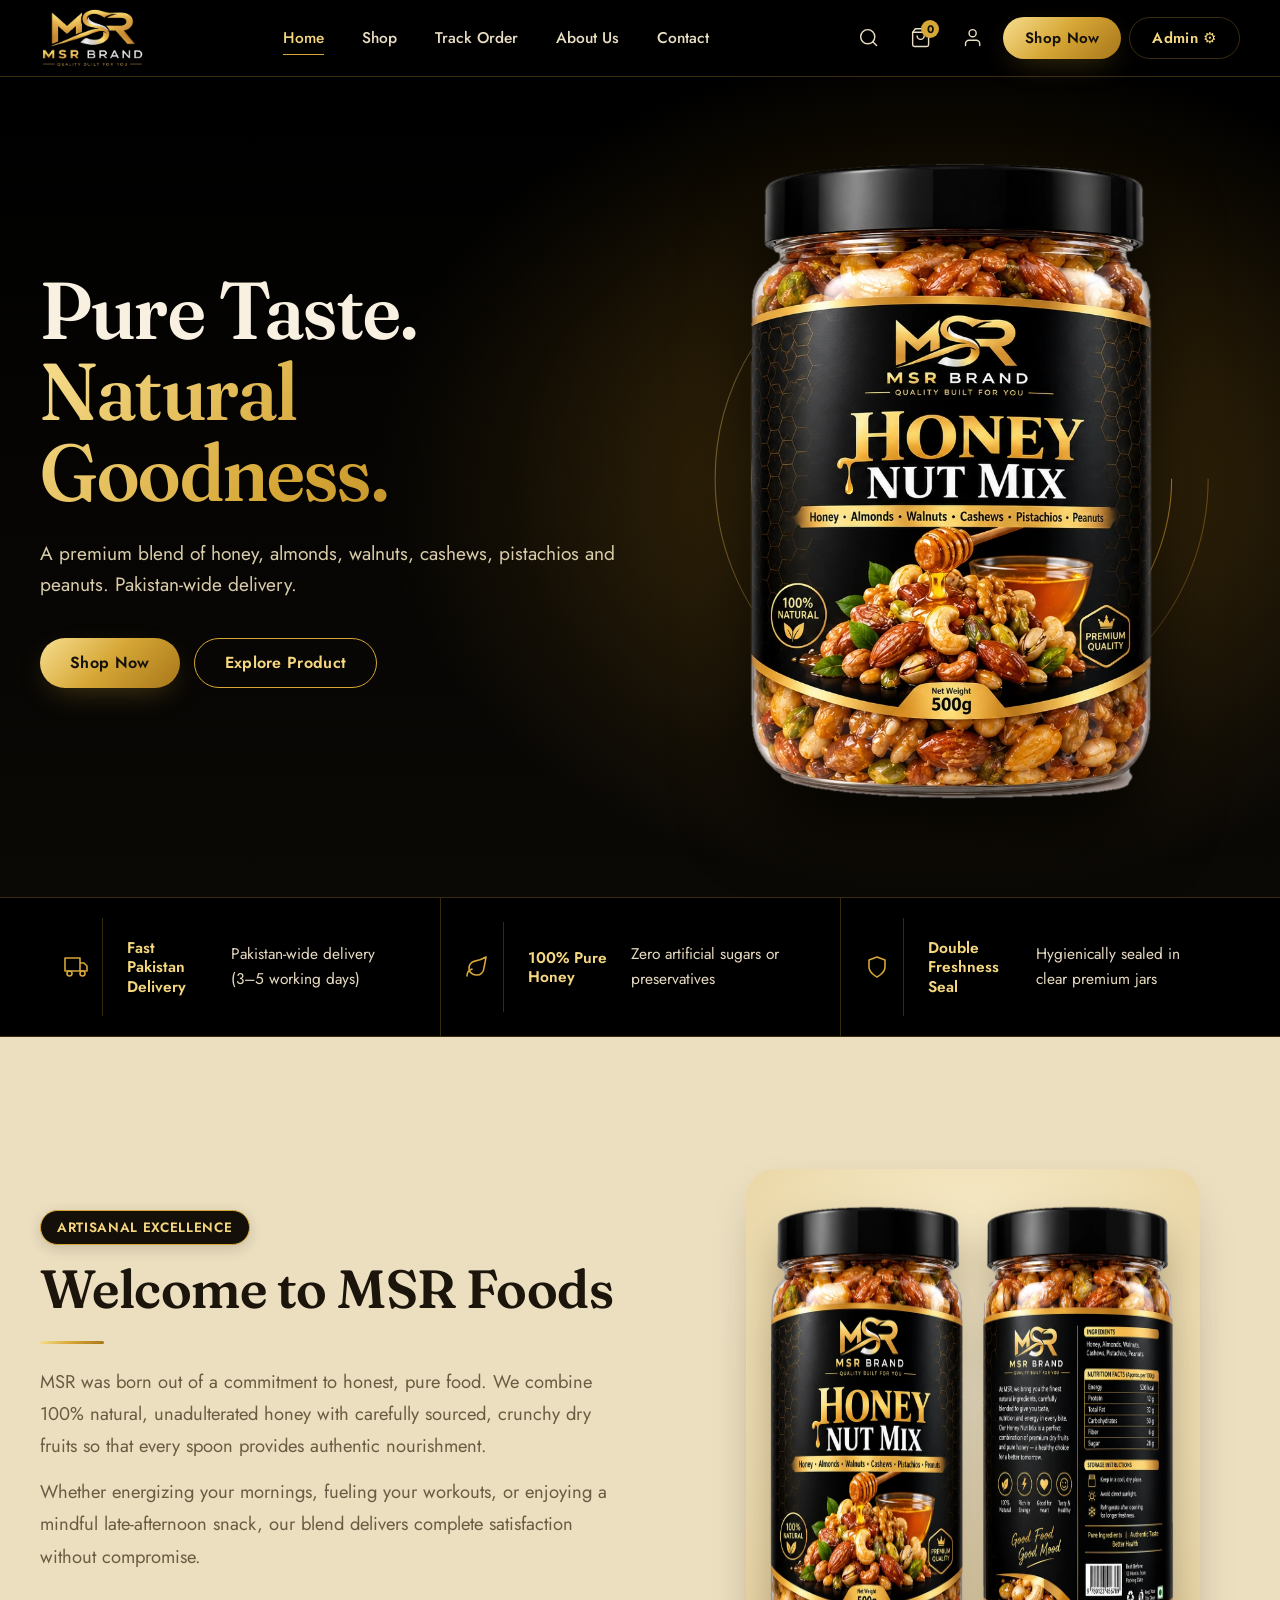
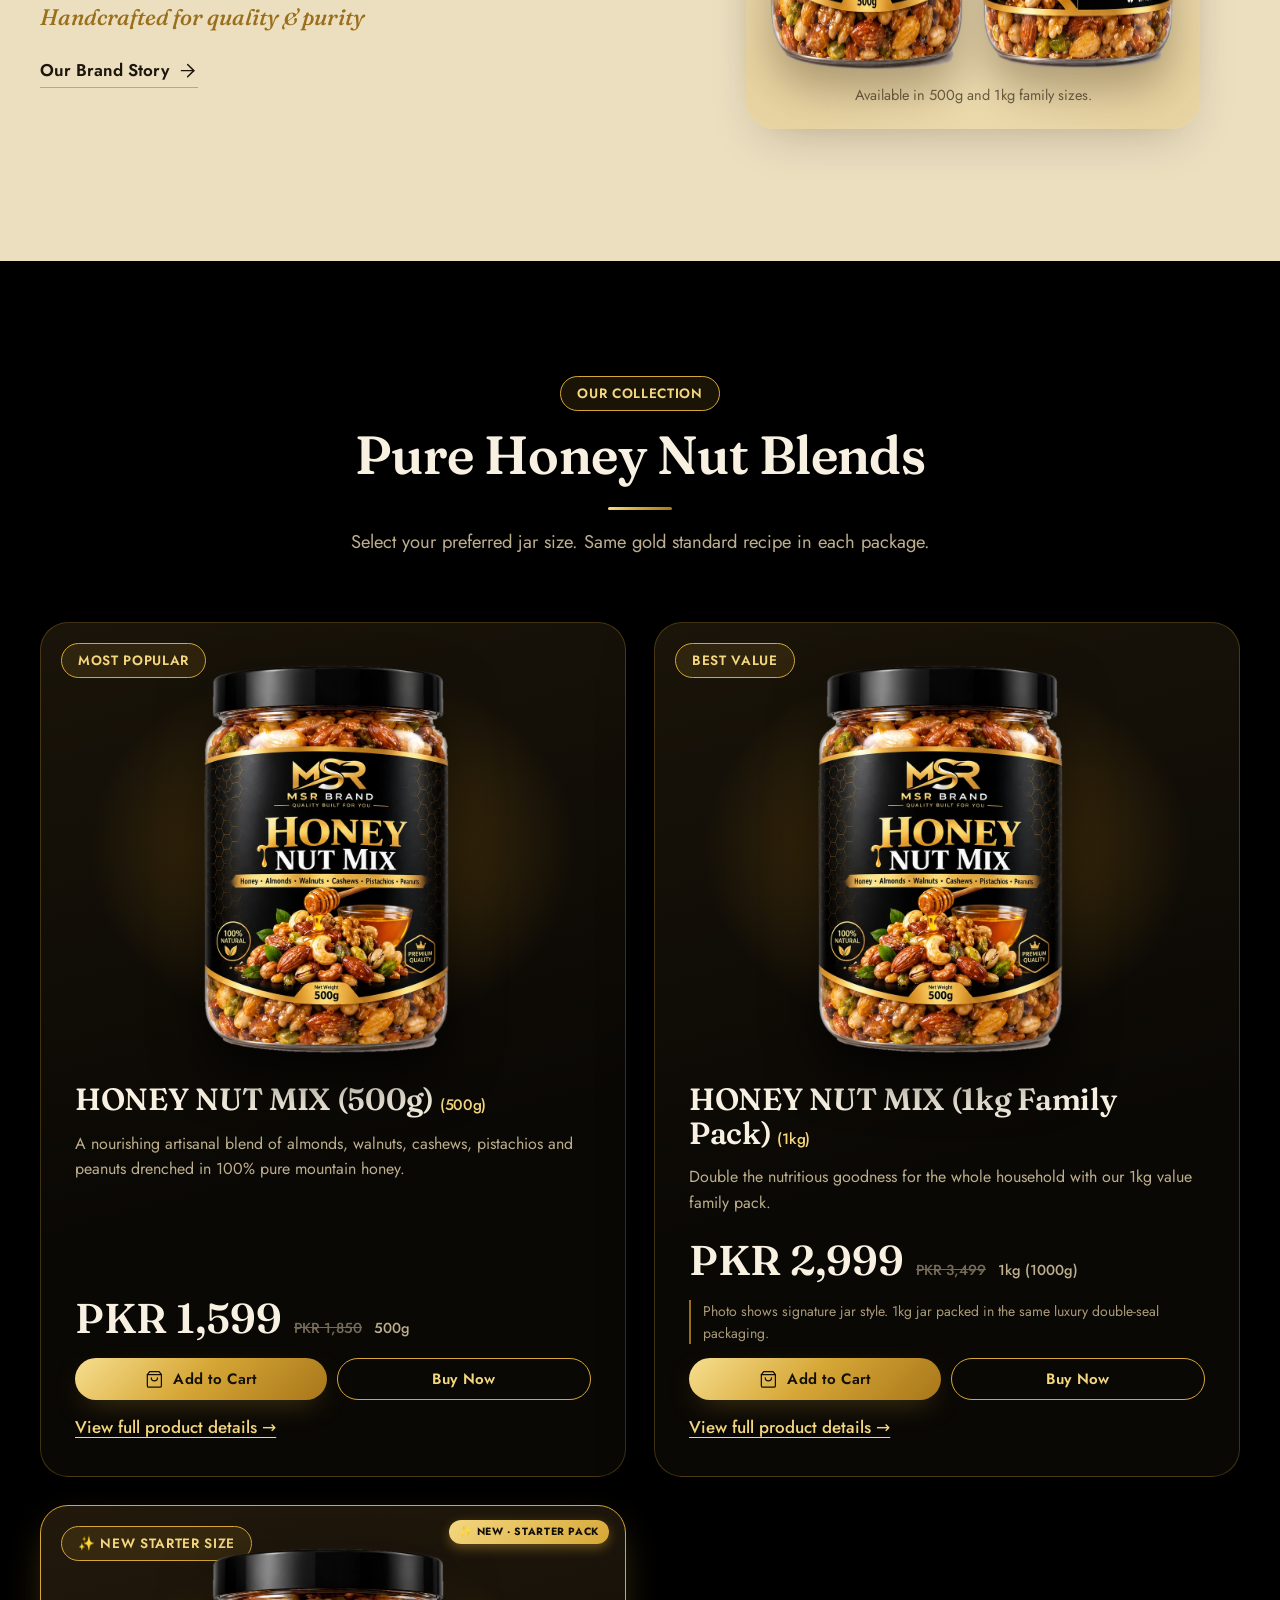
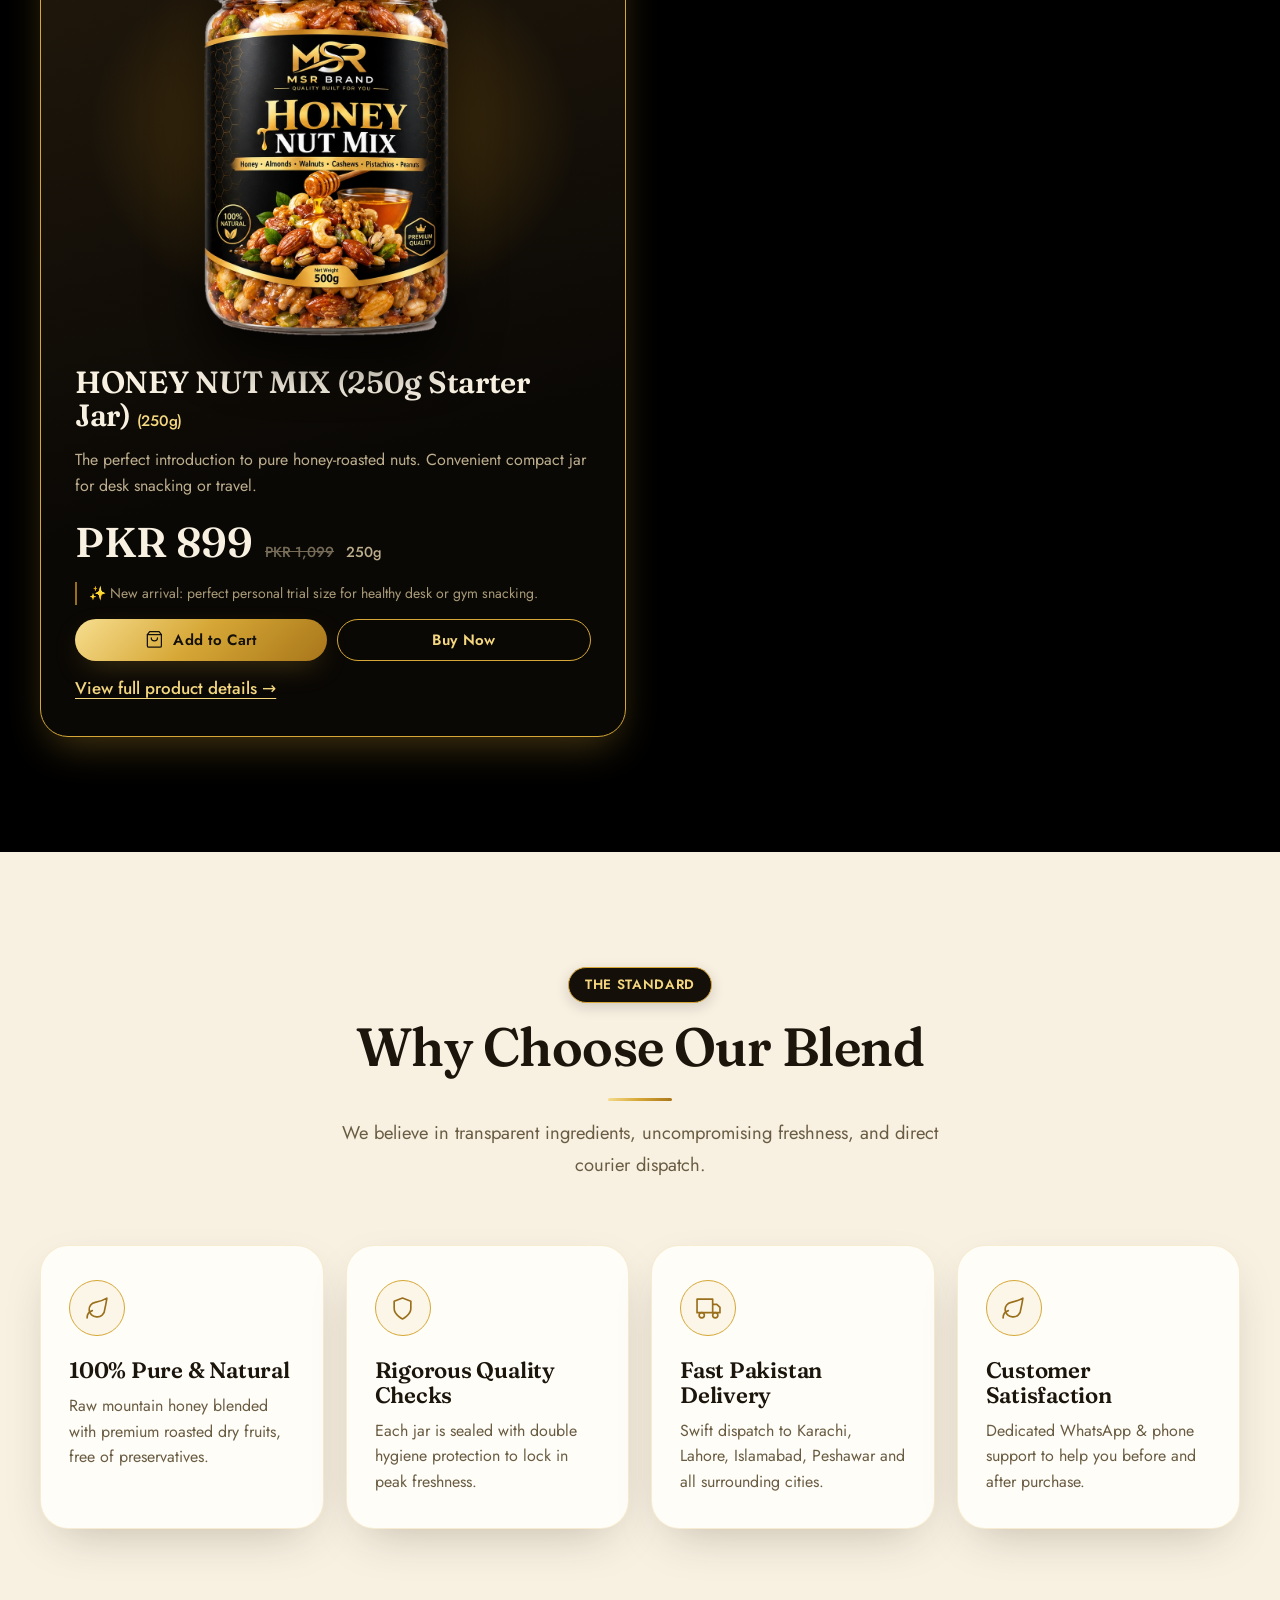
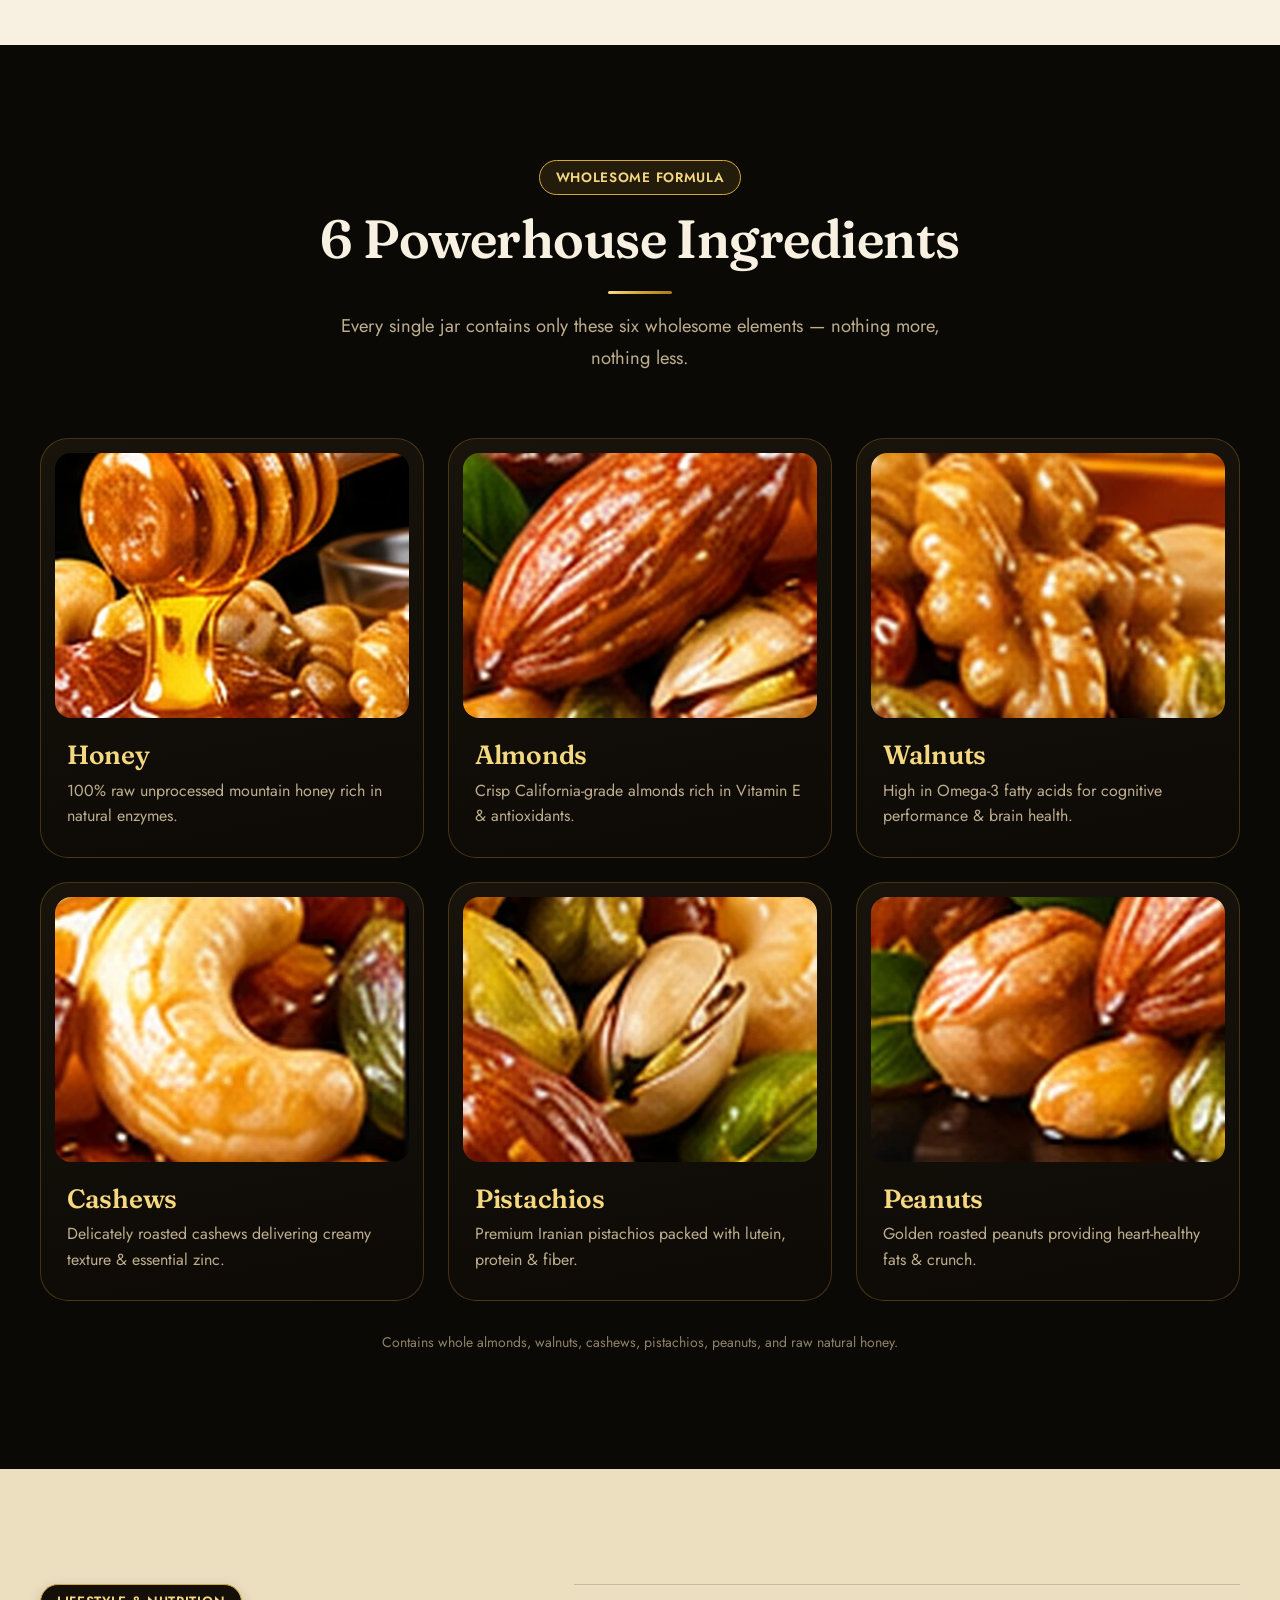
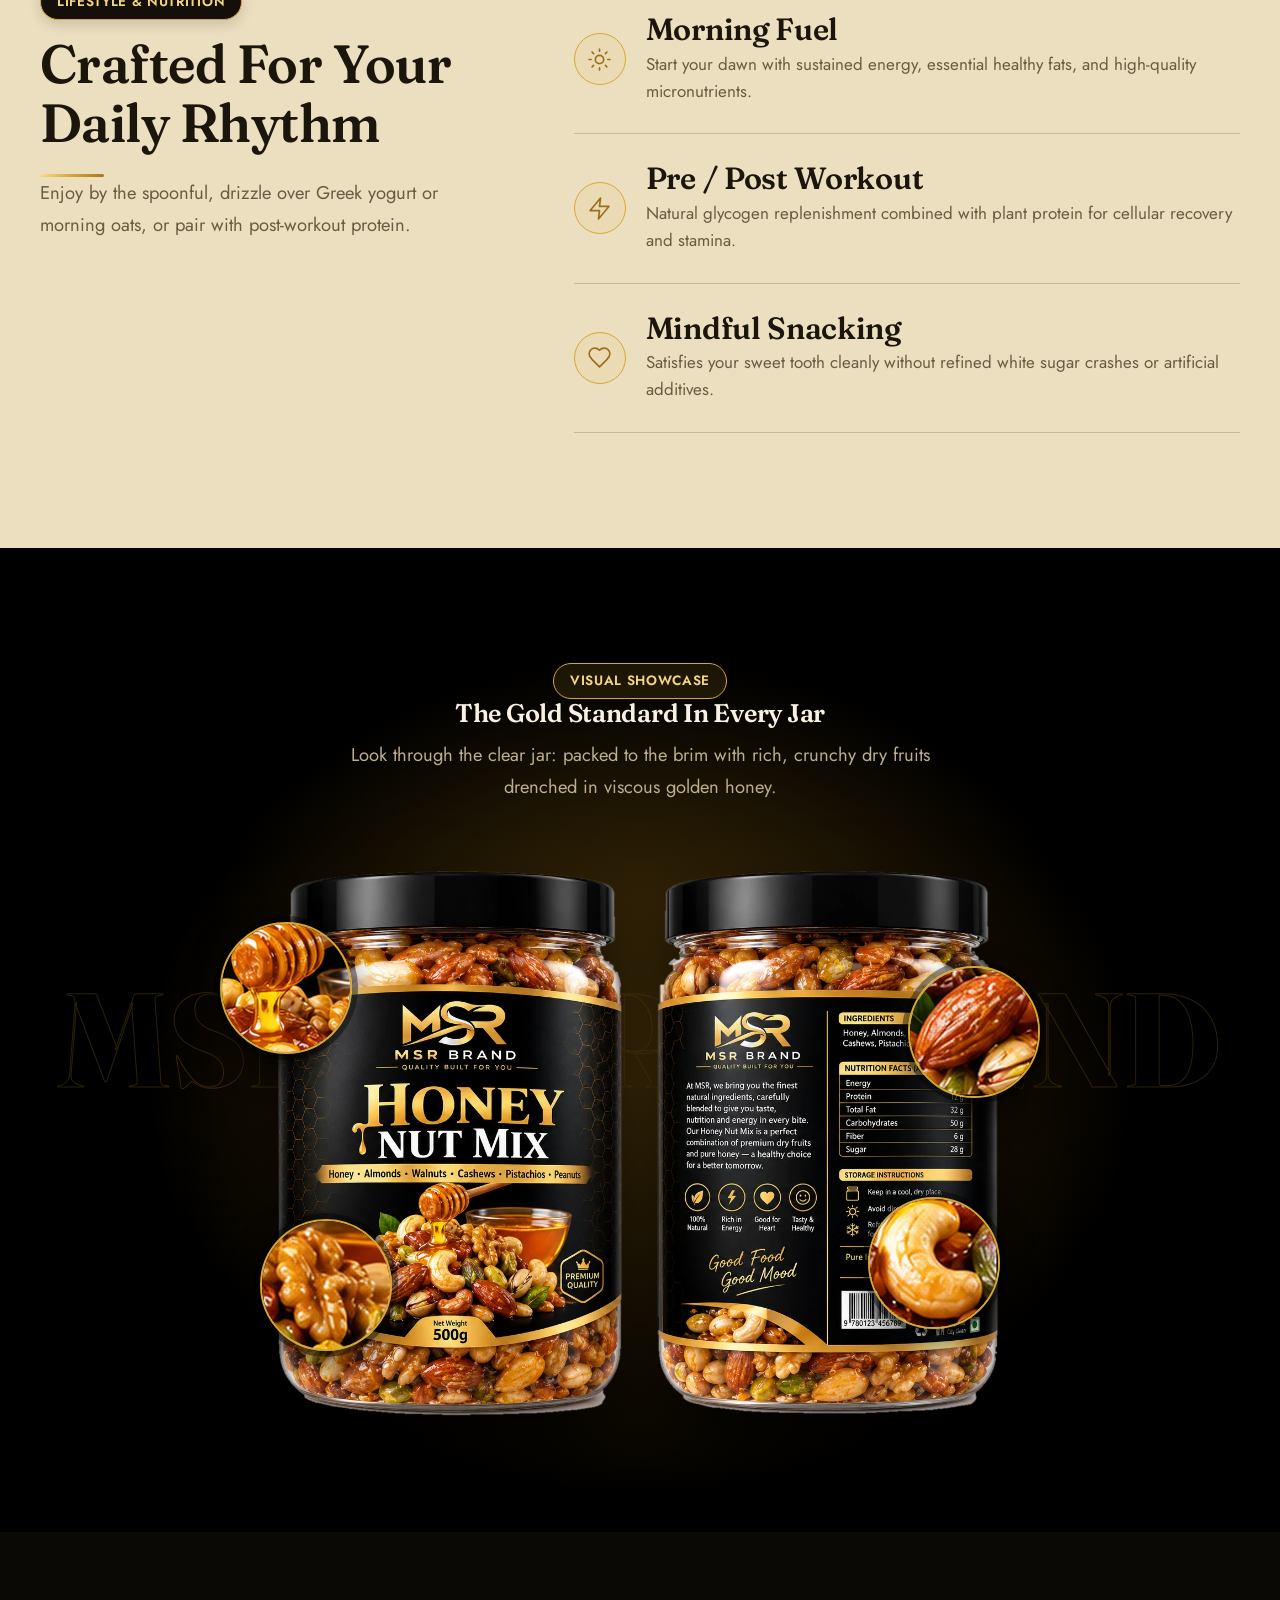
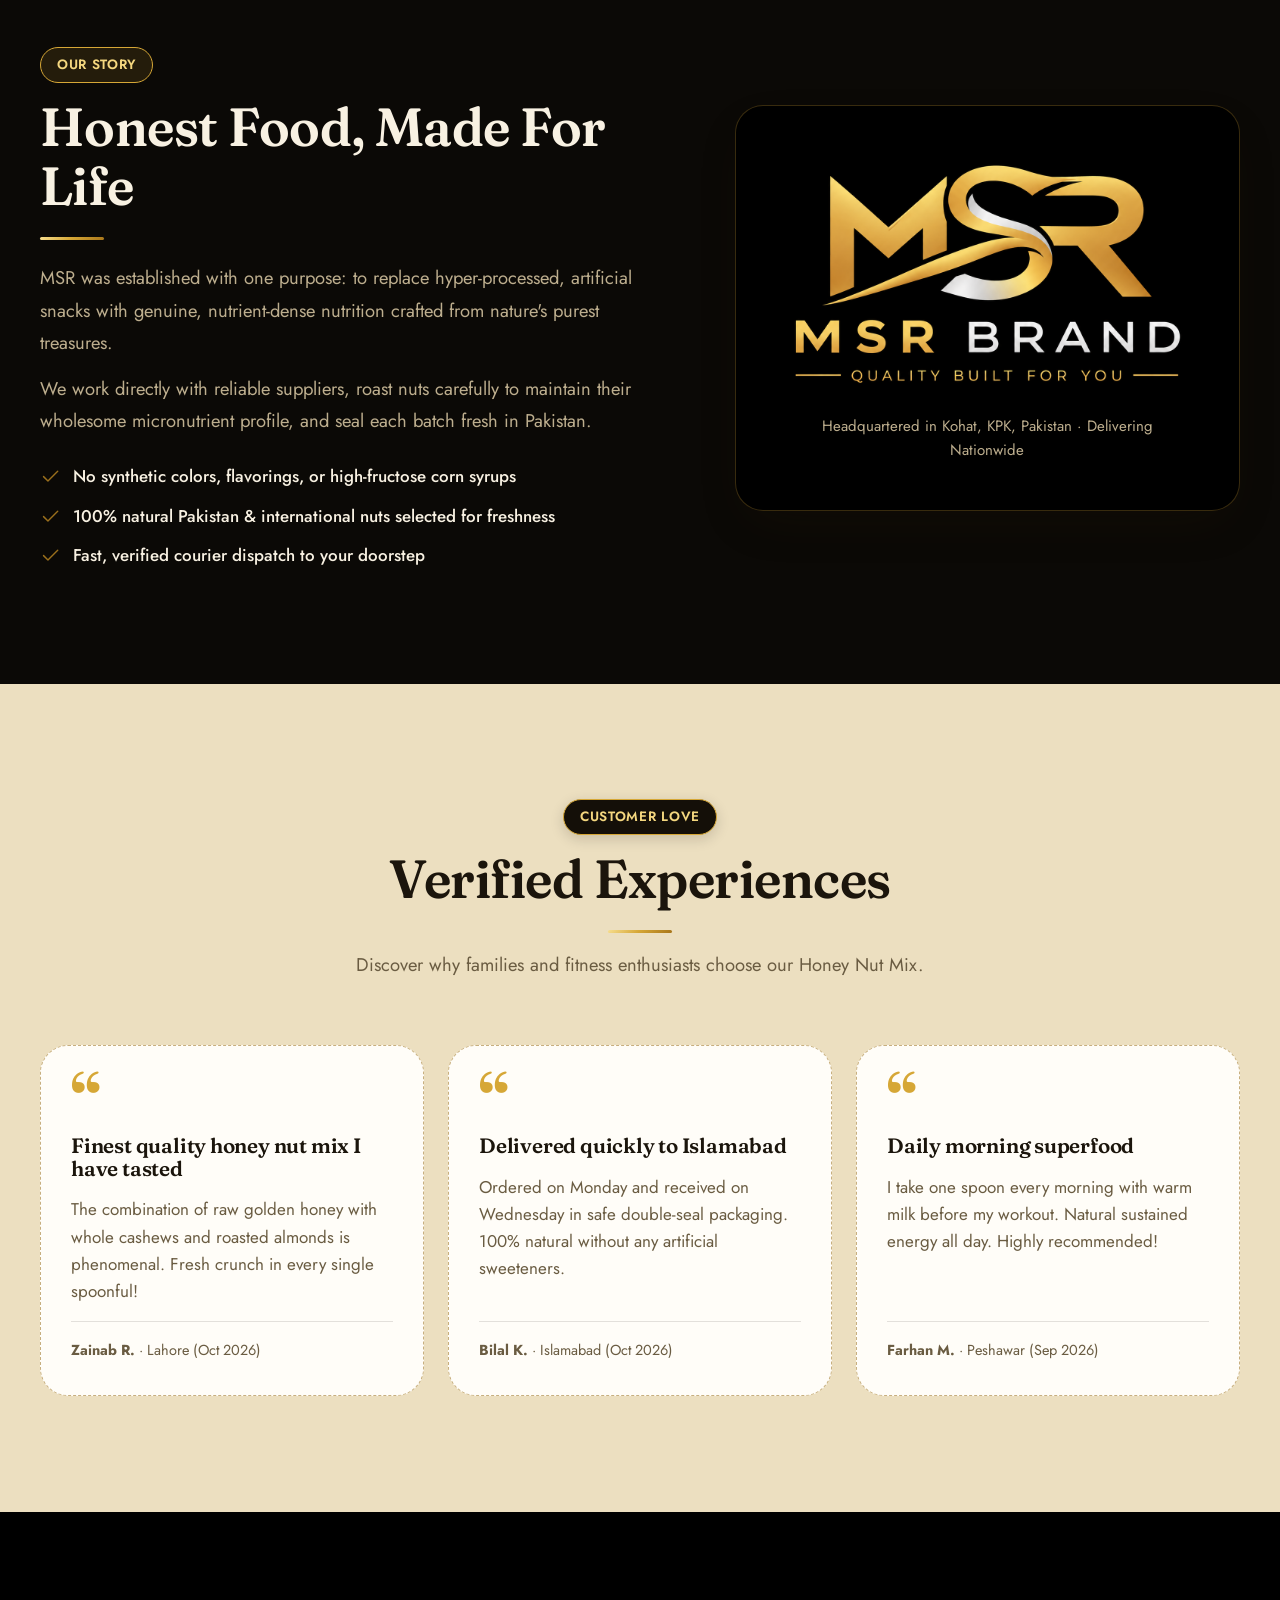
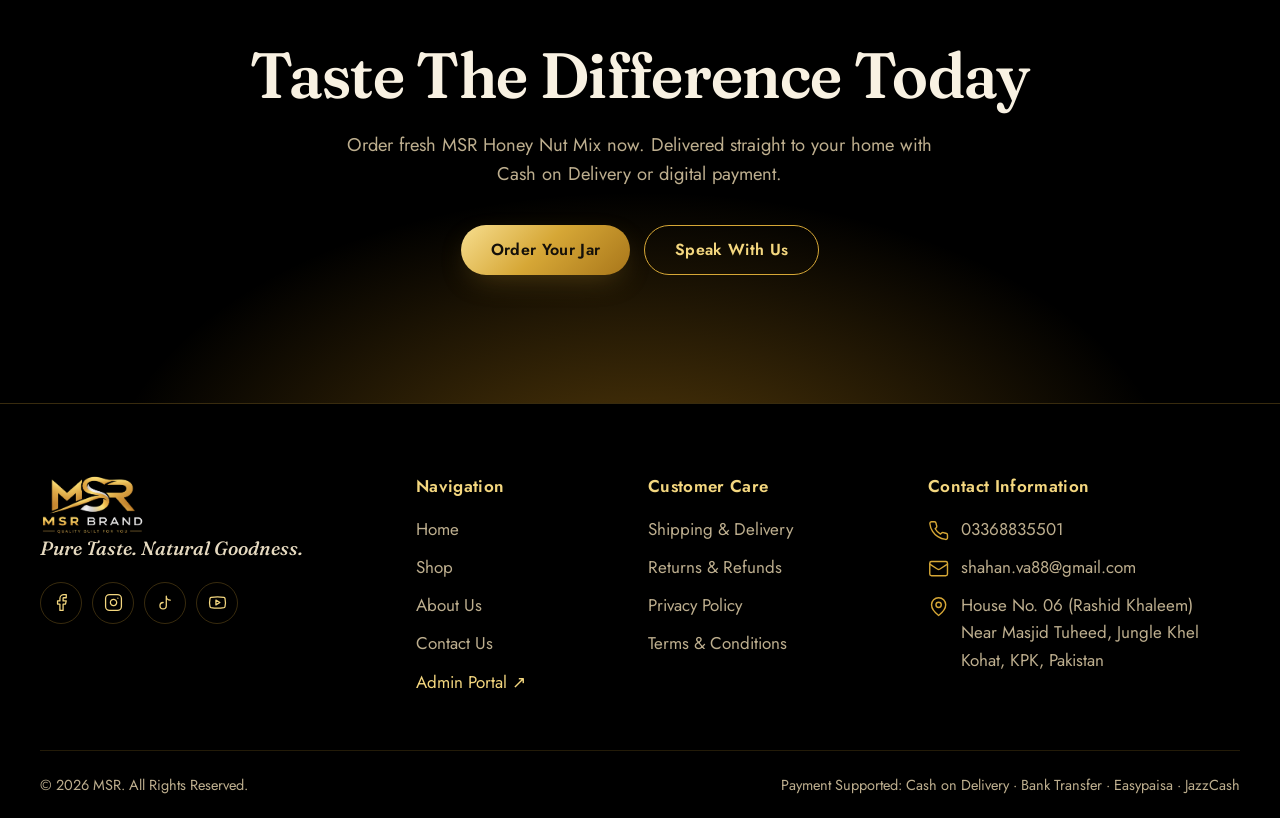
<file: index.html>
<!DOCTYPE html>
<html lang="en">
<head>
  <meta charset="utf-8">
  <meta name="viewport" content="width=device-width, initial-scale=1, viewport-fit=cover">
  <title>Pure Taste. Natural Goodness. | Online Store</title>
  <meta name="description" content="White-label premium product selling storefront. Easily brandable with your logo and UI kit.">
  <meta name="theme-color" content="#000000">

  <!-- Google Fonts Preconnect & Stylesheet -->
  <link rel="preconnect" href="https://fonts.googleapis.com">
  <link rel="preconnect" href="https://fonts.gstatic.com" crossorigin>
  <link href="https://fonts.googleapis.com/css2?family=Fraunces:opsz,wght@9..144,500;9..144,600;9..144,700&family=Jost:wght@400;500;600;700&display=swap" rel="stylesheet">

  <!-- Design System & Component Styles -->
  <link rel="stylesheet" href="styles/theme.css?v=5">
  <link rel="stylesheet" href="styles/ui-kit.css?v=5">
  <link rel="stylesheet" href="styles/storefront.css?v=5">

</head>
<body>
  <!-- Accessibility Skip Link -->
  <a class="sr" href="#app">Skip to main content</a>

  <!-- Global Application Shell -->
  <header class="hdr" id="hdr"></header>
  <main id="app" tabindex="-1"></main>
  <footer class="ftr" id="ftr"></footer>

  <!-- Modal Dialogs -->
  <dialog id="dlg-search" aria-label="Search Catalog"></dialog>
  <dialog id="dlg-account" aria-label="Account / Guest"></dialog>
  <dialog id="dlg-menu" aria-label="Mobile Navigation Menu"></dialog>

  <!-- Interactive Toast Notification -->
  <div id="toast" role="status" aria-live="polite"></div>

  <!-- White-Label Configuration & Data -->
  <script src="config/brand.config.js?v=4"></script>
  <script src="config/theme.config.js?v=4"></script>
  <script src="data/products.js?v=4"></script>

  <!-- Core Logic, Router & Application Runtime -->
  <script src="js/store.js?v=4"></script>
  <script src="js/router.js?v=4"></script>
  <script src="js/app.js?v=4"></script>
</body>
</html>
</file>
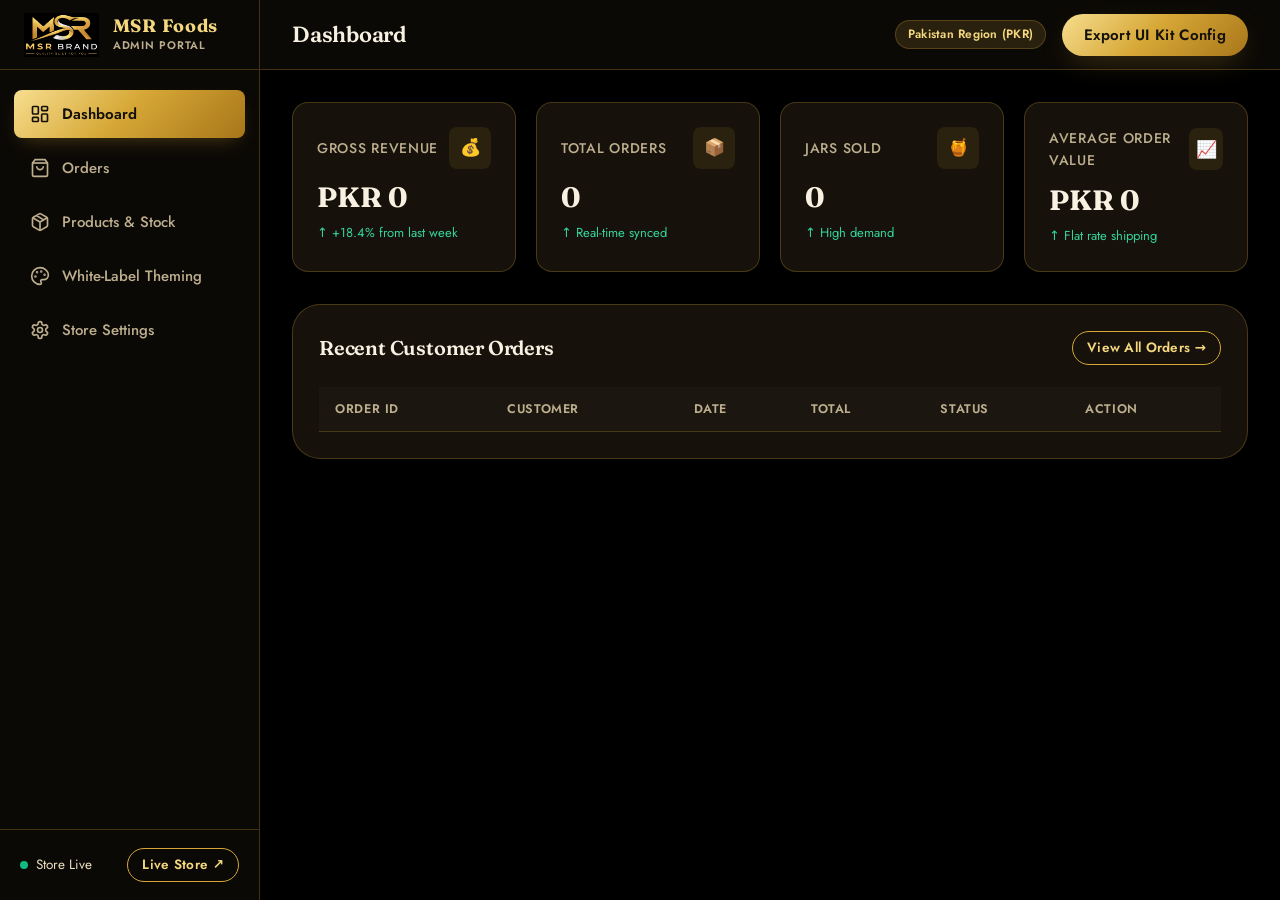
<file: admin.html>
<!DOCTYPE html>
<html lang="en">
<head>
  <meta charset="utf-8">
  <meta name="viewport" content="width=device-width, initial-scale=1, viewport-fit=cover">
  <title>Admin Portal | Store Operations & White-Label Dashboard</title>
  <meta name="description" content="E-Commerce Merchant Admin Portal & White-Label Theme Customizer">
  <meta name="theme-color" content="#000000">

  <!-- Fonts Preconnect & Stylesheet -->
  <link rel="preconnect" href="https://fonts.googleapis.com">
  <link rel="preconnect" href="https://fonts.gstatic.com" crossorigin>
  <link href="https://fonts.googleapis.com/css2?family=Fraunces:opsz,wght@9..144,500;9..144,600;9..144,700&family=Jost:wght@400;500;600;700&display=swap" rel="stylesheet">

  <!-- Shared Design System & UI Kit Styles -->
  <link rel="stylesheet" href="styles/theme.css?v=4">
  <link rel="stylesheet" href="styles/ui-kit.css?v=4">
  <link rel="stylesheet" href="styles/admin.css?v=4">
  <style>
    .admin-body label, .dlg label, dialog label {
      color: #f4d77f !important;
      font-size: 13.5px !important;
      font-weight: 600 !important;
      letter-spacing: 0.015em !important;
      display: flex !important;
      align-items: center !important;
      gap: 6px !important;
      margin-bottom: 6px !important;
    }
    .admin-body label .req, .dlg label .req, dialog label .req {
      color: #ef4444 !important;
      font-weight: 700 !important;
      font-size: 14px !important;
    }
    .admin-body label .hint, .dlg label .hint, dialog label .hint {
      font-size: 11.5px !important;
      font-weight: 400 !important;
      color: #bdae8e !important;
    }
    .admin-body input:not([type="checkbox"]):not([type="radio"]):not([type="color"]),
    .admin-body select,
    .admin-body textarea,
    .dlg input:not([type="checkbox"]):not([type="radio"]):not([type="color"]),
    .dlg select,
    .dlg textarea,
    dialog input:not([type="checkbox"]):not([type="radio"]):not([type="color"]),
    dialog select,
    dialog textarea {
      width: 100% !important;
      background: #14100a !important;
      border: 1.5px solid rgba(214, 167, 54, 0.35) !important;
      color: #fffdf8 !important;
      border-radius: 8px !important;
      padding: 12px 14px !important;
      font-size: 14.5px !important;
      box-sizing: border-box !important;
      transition: all 0.2s ease !important;
    }
    .admin-body input:focus, .admin-body select:focus, .admin-body textarea:focus,
    .dlg input:focus, .dlg select:focus, .dlg textarea:focus,
    dialog input:focus, dialog select:focus, dialog textarea:focus {
      background: #1c160e !important;
      border-color: #d6a736 !important;
      box-shadow: 0 0 0 3px rgba(214, 167, 54, 0.25) !important;
      outline: none !important;
    }
    .admin-body input::placeholder, .admin-body textarea::placeholder,
    .dlg input::placeholder, .dlg textarea::placeholder,
    dialog input::placeholder, dialog textarea::placeholder {
      color: rgba(189, 174, 142, 0.5) !important;
    }
  </style>
</head>
<body class="admin-body">

  <!-- Sidebar Navigation -->
  <aside class="admin-sidebar" id="adminSidebar">
    <div class="sidebar-brand">
      <img src="assets/images/logo.webp" alt="Store Logo">
      <div>
        <div class="brand-title brand-name-dynamic">MSR Foods</div>
        <span class="portal-badge">Admin Portal</span>
      </div>
    </div>

    <nav class="sidebar-nav">
      <div class="nav-item active" data-tab="dashboard" onclick="switchTab('dashboard')">
        <svg viewBox="0 0 24 24" fill="none" stroke="currentColor" stroke-width="2"><rect width="7" height="9" x="3" y="3" rx="1"/><rect width="7" height="5" x="14" y="3" rx="1"/><rect width="7" height="9" x="14" y="12" rx="1"/><rect width="7" height="5" x="3" y="16" rx="1"/></svg>
        <span>Dashboard</span>
      </div>
      <div class="nav-item" data-tab="orders" onclick="switchTab('orders')">
        <svg viewBox="0 0 24 24" fill="none" stroke="currentColor" stroke-width="2"><path d="M6 2 3 6v14a2 2 0 0 0 2 2h14a2 2 0 0 0 2-2V6l-3-4z"/><path d="M3 6h18"/><path d="M16 10a4 4 0 0 1-8 0"/></svg>
        <span>Orders</span>
      </div>
      <div class="nav-item" data-tab="products" onclick="switchTab('products')">
        <svg viewBox="0 0 24 24" fill="none" stroke="currentColor" stroke-width="2"><path d="m7.5 4.27 9 5.15M21 8a2 2 0 0 0-1-1.73l-7-4a2 2 0 0 0-2 0l-7 4A2 2 0 0 0 3 8v8a2 2 0 0 0 1 1.73l7 4a2 2 0 0 0 2 0l7-4A2 2 0 0 0 21 16Z"/><path d="m3.3 7 8.7 5 8.7-5M12 22V12"/></svg>
        <span>Products & Stock</span>
      </div>
      <div class="nav-item" data-tab="customizer" onclick="switchTab('customizer')">
        <svg viewBox="0 0 24 24" fill="none" stroke="currentColor" stroke-width="2"><circle cx="13.5" cy="6.5" r=".5" fill="currentColor"/><circle cx="17.5" cy="10.5" r=".5" fill="currentColor"/><circle cx="8.5" cy="7.5" r=".5" fill="currentColor"/><circle cx="6.5" cy="12.5" r=".5" fill="currentColor"/><path d="M12 2C6.5 2 2 6.5 2 12s4.5 10 10 10c.926 0 1.648-.746 1.648-1.688 0-.437-.18-.835-.437-1.125-.29-.289-.438-.652-.438-1.125a1.64 1.64 0 0 1 1.668-1.668h1.996c3.051 0 5.555-2.503 5.555-5.554C21.965 6.012 17.461 2 12 2z"/></svg>
        <span>White-Label Theming</span>
      </div>
      <div class="nav-item" data-tab="settings" onclick="switchTab('settings')">
        <svg viewBox="0 0 24 24" fill="none" stroke="currentColor" stroke-width="2"><path d="M12.22 2h-.44a2 2 0 0 0-2 2v.18a2 2 0 0 1-1 1.73l-.43.25a2 2 0 0 1-2 0l-.15-.08a2 2 0 0 0-2.73.73l-.22.38a2 2 0 0 0 .73 2.73l.15.1a2 2 0 0 1 1 1.72v.51a2 2 0 0 1-1 1.74l-.15.09a2 2 0 0 0-.73 2.73l.22.38a2 2 0 0 0 2.73.73l.15-.08a2 2 0 0 1 2 0l.43.25a2 2 0 0 1 1 1.73V20a2 2 0 0 0 2 2h.44a2 2 0 0 0 2-2v-.18a2 2 0 0 1 1-1.73l.43-.25a2 2 0 0 1 2 0l.15.08a2 2 0 0 0 2.73-.73l.22-.39a2 2 0 0 0-.73-2.73l-.15-.08a2 2 0 0 1-1-1.74v-.5a2 2 0 0 1 1-1.74l.15-.09a2 2 0 0 0 .73-2.73l-.22-.38a2 2 0 0 0-2.73-.73l-.15.08a2 2 0 0 1-2 0l-.43-.25a2 2 0 0 1-1-1.73V4a2 2 0 0 0-2-2z"/><circle cx="12" cy="12" r="3"/></svg>
        <span>Store Settings</span>
      </div>
    </nav>

    <div class="sidebar-footer">
      <div class="store-status">
        <span class="pulse-dot"></span>
        <span>Store Live</span>
      </div>
      <a class="btn btn-xs btn-line" href="index.html" target="_blank" rel="noopener">Live Store ↗</a>
    </div>
  </aside>

  <!-- Main Content Layout -->
  <main class="admin-main">
    <!-- Topbar -->
    <header class="admin-topbar">
      <div class="topbar-left">
        <h1 class="topbar-title" id="topbarTitle">Dashboard</h1>
      </div>
      <div class="topbar-right">
        <span class="tag tag-gold" style="font-size:12px">Pakistan Region (PKR)</span>
        <button class="btn btn-sm btn-gold" onclick="exportBrandConfig()">Export UI Kit Config</button>
      </div>
    </header>

    <!-- Content Tabs Container -->
    <div class="admin-content">

      <!-- TAB 1: DASHBOARD -->
      <section class="tab-panel active" id="tab-dashboard">
        <div class="metrics-grid">
          <div class="metric-card">
            <div class="metric-header">
              <span class="metric-title">Gross Revenue</span>
              <div class="metric-icon">💰</div>
            </div>
            <div class="metric-value" id="kpiRevenue">PKR 0</div>
            <div class="metric-trend">↑ +18.4% from last week</div>
          </div>
          <div class="metric-card">
            <div class="metric-header">
              <span class="metric-title">Total Orders</span>
              <div class="metric-icon">📦</div>
            </div>
            <div class="metric-value" id="kpiOrders">0</div>
            <div class="metric-trend">↑ Real-time synced</div>
          </div>
          <div class="metric-card">
            <div class="metric-header">
              <span class="metric-title">Jars Sold</span>
              <div class="metric-icon">🍯</div>
            </div>
            <div class="metric-value" id="kpiUnits">0</div>
            <div class="metric-trend">↑ High demand</div>
          </div>
          <div class="metric-card">
            <div class="metric-header">
              <span class="metric-title">Average Order Value</span>
              <div class="metric-icon">📈</div>
            </div>
            <div class="metric-value" id="kpiAov">PKR 0</div>
            <div class="metric-trend">↑ Flat rate shipping</div>
          </div>
        </div>

        <div class="panel-card">
          <div class="panel-card-header">
            <h3>Recent Customer Orders</h3>
            <button class="btn btn-xs btn-line" onclick="document.querySelector('[data-tab=orders]').click()">View All Orders →</button>
          </div>
          <div class="table-responsive">
            <table class="admin-table">
              <thead>
                <tr>
                  <th>Order ID</th>
                  <th>Customer</th>
                  <th>Date</th>
                  <th>Total</th>
                  <th>Status</th>
                  <th>Action</th>
                </tr>
              </thead>
              <tbody id="recentOrdersTable"></tbody>
            </table>
          </div>
        </div>
      </section>

      <!-- TAB 2: ORDERS MANAGEMENT -->
      <section class="tab-panel" id="tab-orders">
        <div style="display:flex;justify-content:space-between;align-items:center;margin-bottom:20px;flex-wrap:wrap;gap:16px">
          <div>
            <h2 style="font-size:24px;margin:0">Customer Orders & Consignments</h2>
            <p style="color:var(--mute-dark);font-size:14px;margin-top:4px">Track customer shipments, approve orders, and generate WhatsApp receipts.</p>
          </div>
          <button class="btn btn-gold btn-sm" onclick="openAddOrderModal()">
            + Add New Order
          </button>
        </div>

        <div class="filter-bar">
          <div class="filter-pills">
            <span class="filter-pill active" data-filter="all">All Orders</span>
            <span class="filter-pill" data-filter="pending">Pending</span>
            <span class="filter-pill" data-filter="approved">Approved</span>
            <span class="filter-pill" data-filter="processing">Processing</span>
            <span class="filter-pill" data-filter="dispatched">Dispatched</span>
            <span class="filter-pill" data-filter="delivered">Delivered</span>
            <span class="filter-pill" data-filter="cancelled">Cancelled</span>
          </div>
          <div class="f" style="width:280px">
            <input type="search" id="orderSearchInput" placeholder="Search orders by ID, name, city...">
          </div>
        </div>

        <div class="panel-card">
          <div class="table-responsive">
            <table class="admin-table">
              <thead>
                <tr>
                  <th>Order ID & Date</th>
                  <th>Customer & City</th>
                  <th>Phone / WhatsApp</th>
                  <th>Total & Payment</th>
                  <th>Status</th>
                  <th>Actions</th>
                </tr>
              </thead>
              <tbody id="ordersTableBody"></tbody>
            </table>
          </div>
        </div>
      </section>

      <!-- TAB 3: PRODUCTS & INVENTORY -->
      <section class="tab-panel" id="tab-products">
        <div style="display:flex;justify-content:space-between;align-items:center;margin-bottom:20px;flex-wrap:wrap;gap:16px">
          <div>
            <h2 style="font-size:24px;margin:0">Product Catalog & Inventory</h2>
            <p style="color:var(--mute-dark);font-size:14px;margin-top:4px">Manage active store items, weights, and live pricing.</p>
          </div>
          <button class="btn btn-gold btn-sm" onclick="openAddProductModal()">
            + Add New Product
          </button>
        </div>

        <!-- Product Inventory Filters -->
        <div class="filter-bar">
          <div class="filter-pills" id="productFilterPills">
            <span class="filter-pill active" data-prod-filter="all">All (<span id="countAllProds">0</span>)</span>
            <span class="filter-pill" data-prod-filter="instock">In Stock (<span id="countInStock">0</span>)</span>
            <span class="filter-pill" data-prod-filter="outofstock">Out of Stock (<span id="countOutOfStock">0</span>)</span>
          </div>
          <div class="f" style="width:280px">
            <input type="search" id="productSearchInput" placeholder="Search products by title, size...">
          </div>
        </div>

        <div class="inventory-grid" id="inventoryGridContainer"></div>
      </section>

      <!-- TAB 4: WHITE-LABEL THEMING & UI KIT PLAYGROUND -->
      <section class="tab-panel" id="tab-customizer">
        <div class="customizer-layout">
          <div class="panel-card">
            <h3 style="margin-bottom:12px">White-Label Branding Controls</h3>
            <p style="color:var(--mute-dark);font-size:14px;margin-bottom:24px">Change brand name, colors, and preset styles. Both the front-end website and this admin portal update immediately.</p>

            <div class="customizer-form">
              <div class="f">
                <label for="themePresetSelect">Select Theme Preset / UI Kit Style</label>
                <select id="themePresetSelect">
                  <option value="luxury-gold">Luxury Gold & Obsidian (Default MSR)</option>
                  <option value="emerald-forest">Emerald & Organic Forest (Herbal/Botanical)</option>
                  <option value="royal-sapphire">Royal Sapphire & Platinum (Tech/Modern)</option>
                  <option value="crimson-velvet">Crimson Velvet & Vanilla (Confectionery/Gourmet)</option>
                  <option value="nordic-minimal">Nordic Minimalist Slate (Clean Monochrome)</option>
                </select>
              </div>

              <div class="f">
                <label for="customBrandName">Brand / Store Name</label>
                <input id="customBrandName" type="text" placeholder="e.g. MSR Foods, NutraGlow, Gourmet Harvest">
              </div>

              <div class="f">
                <label for="customTagline">Brand Tagline</label>
                <input id="customTagline" type="text" placeholder="e.g. Pure Taste. Natural Goodness.">
              </div>

              <div class="f">
                <label>Primary Brand Accent Color</label>
                <div class="color-input-wrap">
                  <input type="color" id="customPrimaryColor" value="#d6a736">
                  <span id="primaryHexLabel">#D6A736</span>
                </div>
              </div>

              <div style="display:flex;gap:12px;margin-top:14px">
                <button class="btn btn-gold btn-block" onclick="exportBrandConfig()">Export Configuration</button>
              </div>
            </div>
          </div>

          <!-- Live UI Kit Preview -->
          <div class="preview-card">
            <div class="preview-header">
              <span class="tag tag-gold" style="font-size:11px">Live Component Preview</span>
              <h2 id="previewBrandName" style="font-size:26px;margin:12px 0 4px;color:var(--gold-hi)">MSR Foods</h2>
              <p style="font-size:13.5px;color:var(--mute-dark)">Real-time preview of active UI Kit tokens & buttons</p>
            </div>

            <div style="display:flex;flex-direction:column;gap:16px">
              <div>
                <small style="color:var(--mute-dark);display:block;margin-bottom:6px">Primary Gradient Button</small>
                <button class="btn btn-gold btn-block">Add to Cart • PKR 1,599</button>
              </div>

              <div>
                <small style="color:var(--mute-dark);display:block;margin-bottom:6px">Outline Brand Button</small>
                <button class="btn btn-line btn-block">View Product Details</button>
              </div>

              <div style="display:flex;gap:10px;align-items:center;flex-wrap:wrap">
                <span class="status-pill status-pending">Pending</span>
                <span class="status-pill status-processing">Processing</span>
                <span class="status-pill status-delivered">Delivered</span>
              </div>
            </div>
          </div>
        </div>
      </section>

      <!-- TAB 5: STORE SETTINGS -->
      <section class="tab-panel" id="tab-settings">
        <div class="panel-card" style="max-width:760px">
          <h3 style="margin-bottom:12px">Fulfillment & Courier Settings</h3>
          <p style="color:var(--mute-dark);font-size:14px;margin-bottom:24px">Configure Pakistan courier logistics, flat shipping rates, and merchant contact.</p>

          <div class="fgrid">
            <div class="f">
              <label>Courier Shipping Fee (PKR)</label>
              <input type="number" id="settingFee" value="200">
            </div>
            <div class="f">
              <label>Free Shipping Threshold (PKR)</label>
              <input type="number" id="settingFreeThreshold" value="5000">
            </div>
            <div class="f full">
              <label>Estimated Delivery Timeframe</label>
              <input type="text" id="settingEta" value="3–5 working days">
            </div>
            <div class="f">
              <label>WhatsApp Number for Orders</label>
              <input type="text" id="settingWhatsapp" value="923368835501">
            </div>
            <div class="f">
              <label>Support Phone</label>
              <input type="text" id="settingPhone" value="03368835501">
            </div>
          </div>

          <button class="btn btn-gold" style="margin-top:24px" onclick="toast('Settings saved successfully!')">Save Store Settings</button>
        </div>
      </section>

    </div>
  </main>

  <!-- Order Details Dialog -->
  <dialog id="dlg-order-details" aria-label="Order Details"></dialog>

  <!-- Add New Order Modal -->
  <dialog id="dlg-add-order-modal" aria-label="Add New Order"></dialog>

  <!-- Product Add / Edit Modal -->
  <dialog id="dlg-product-modal" aria-label="Product Editor"></dialog>

  <!-- Restock Product Modal -->
  <dialog id="dlg-restock-modal" aria-label="Restock Product"></dialog>

  <!-- Dispatch Consignment Modal -->
  <dialog id="dlg-dispatch-modal" aria-label="Dispatch Consignment"></dialog>

  <!-- Export Config Dialog -->
  <dialog id="dlg-export-config" aria-label="Export Brand Configuration"></dialog>

  <!-- In-App Confirm Delete Modal -->
  <dialog id="dlg-confirm-delete" aria-label="Confirm Delete"></dialog>

  <!-- Global 3-Dots Floating Actions Popover -->
  <div id="globalActionsPopover" class="actions-popover-menu" style="display:none"></div>

  <!-- Toast Notification -->
  <div id="toast" role="status" aria-live="polite"></div>

  <!-- Shared Configuration & Data Scripts -->
  <script src="config/brand.config.js?v=4"></script>
  <script src="config/theme.config.js?v=4"></script>
  <script src="data/products.js?v=4"></script>
  <script src="js/store.js?v=4"></script>

  <!-- Admin Controller -->
  <script src="js/admin.js?v=4"></script>
</body>
</html>
</file>
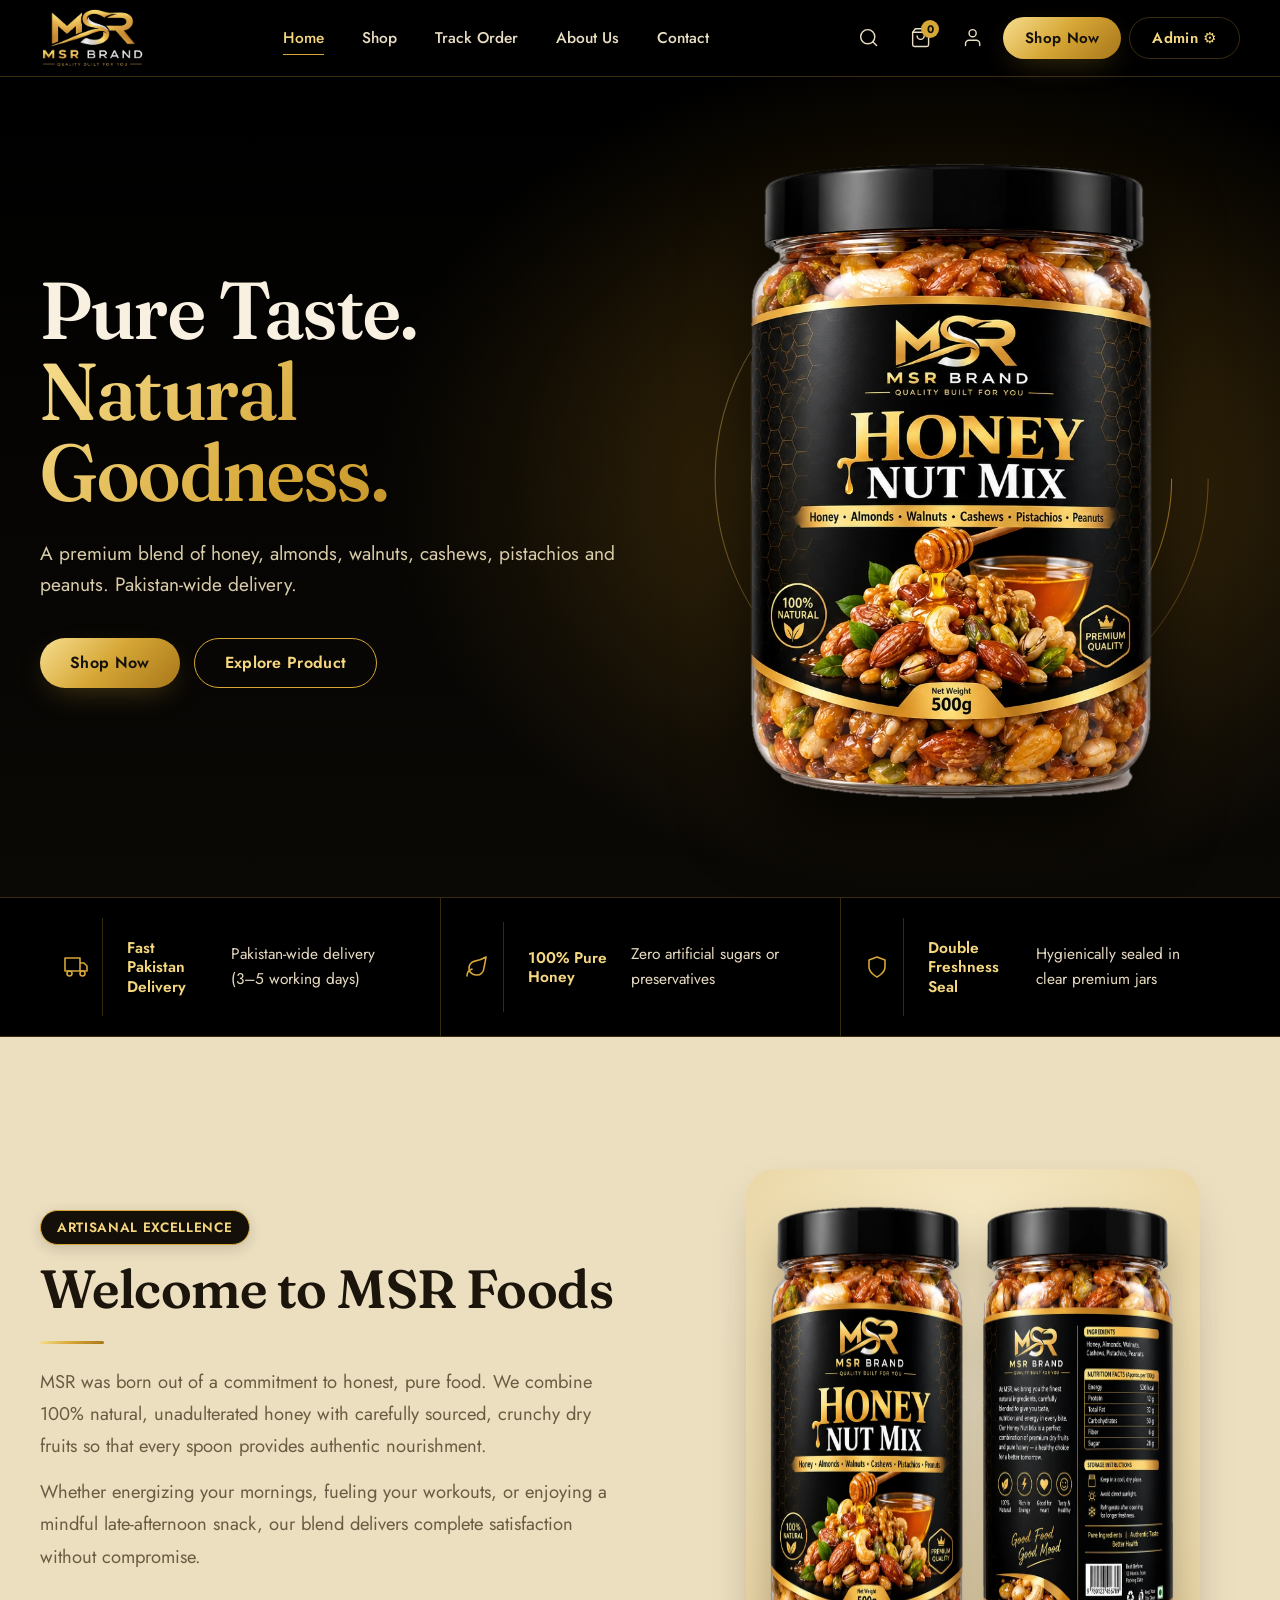
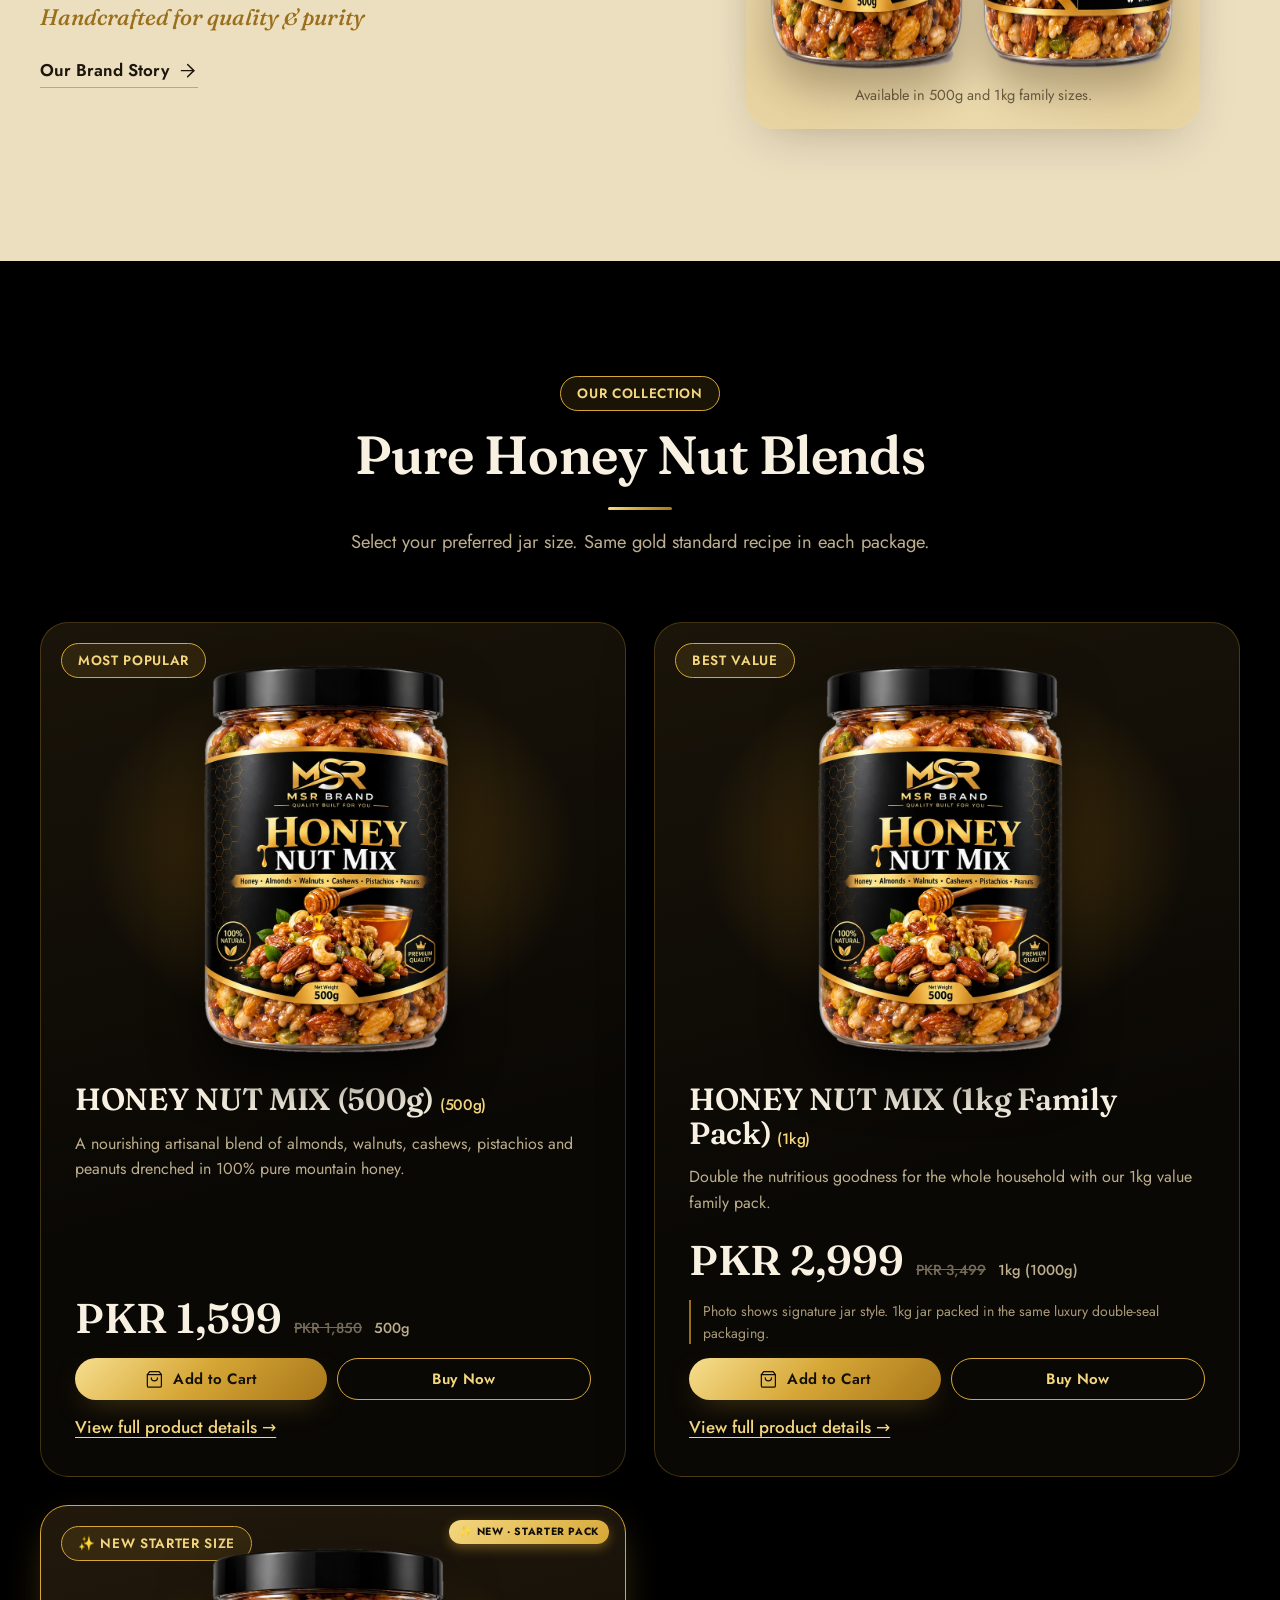
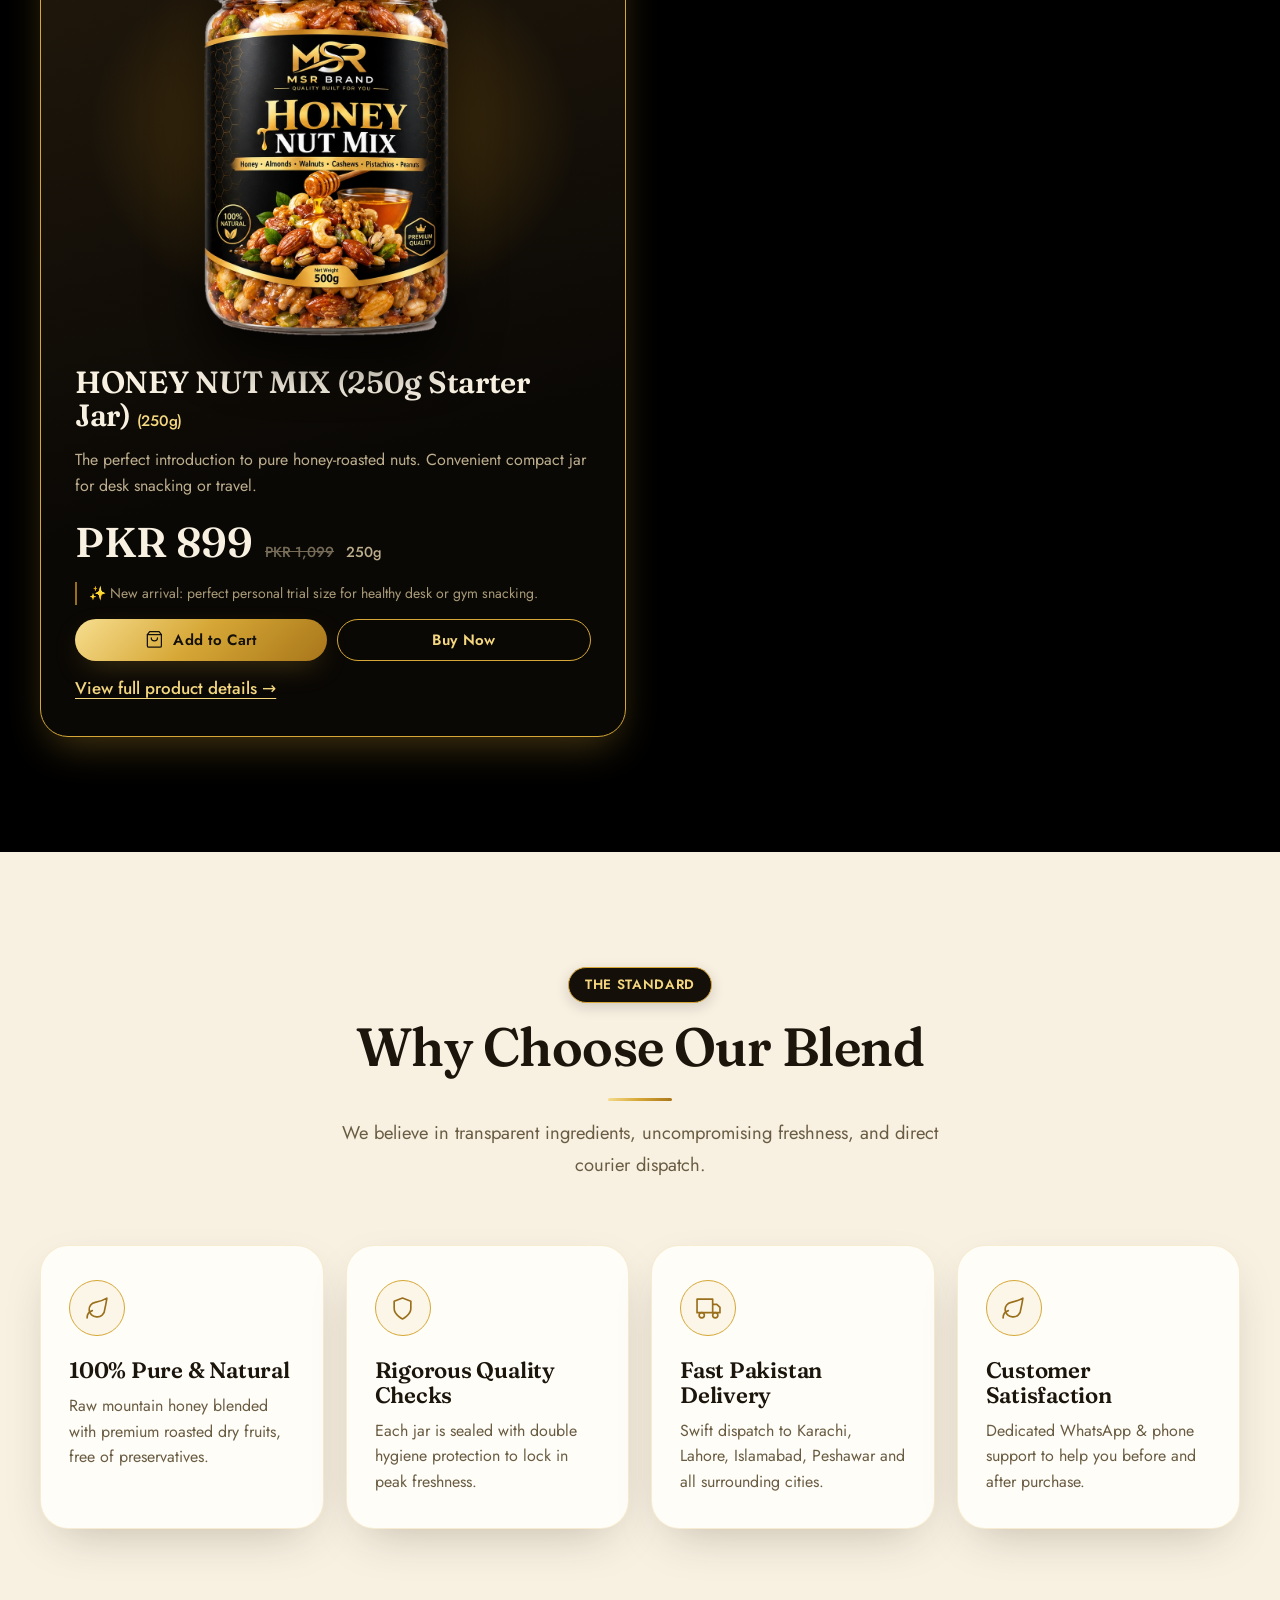
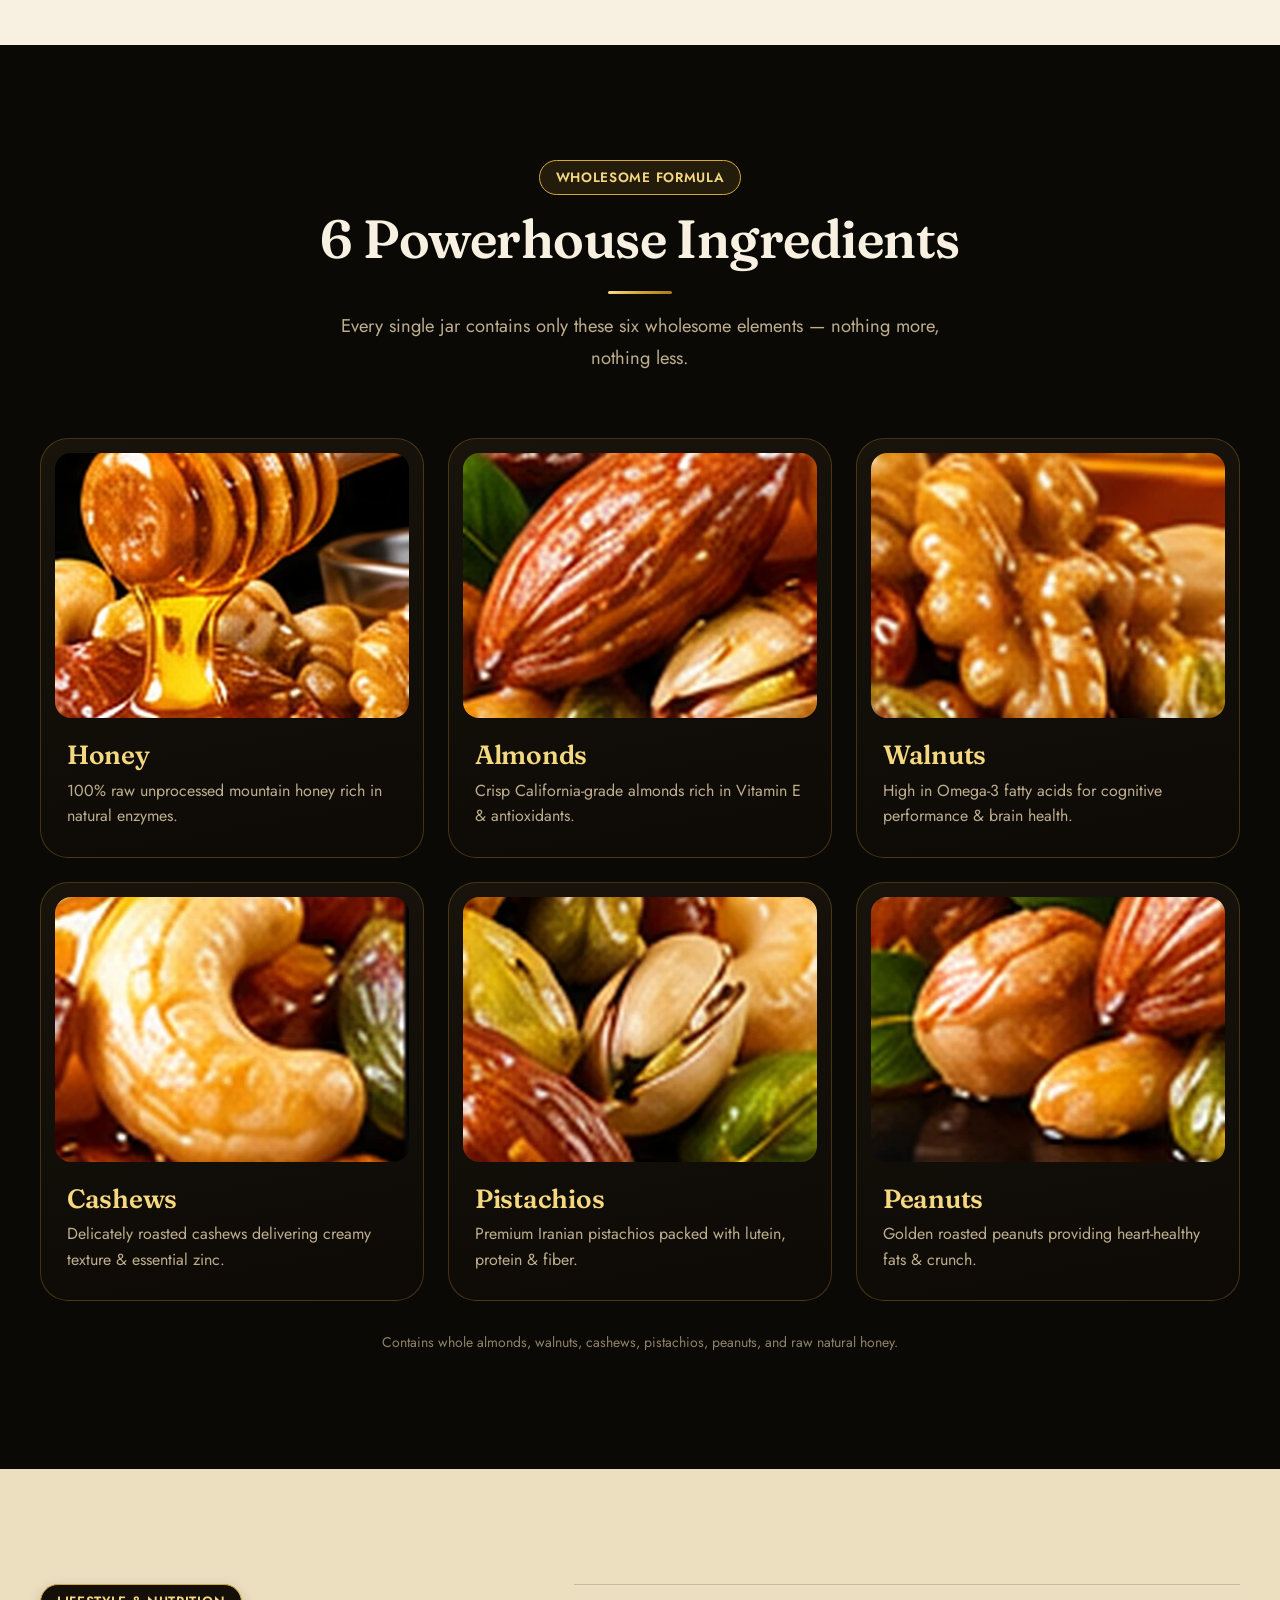
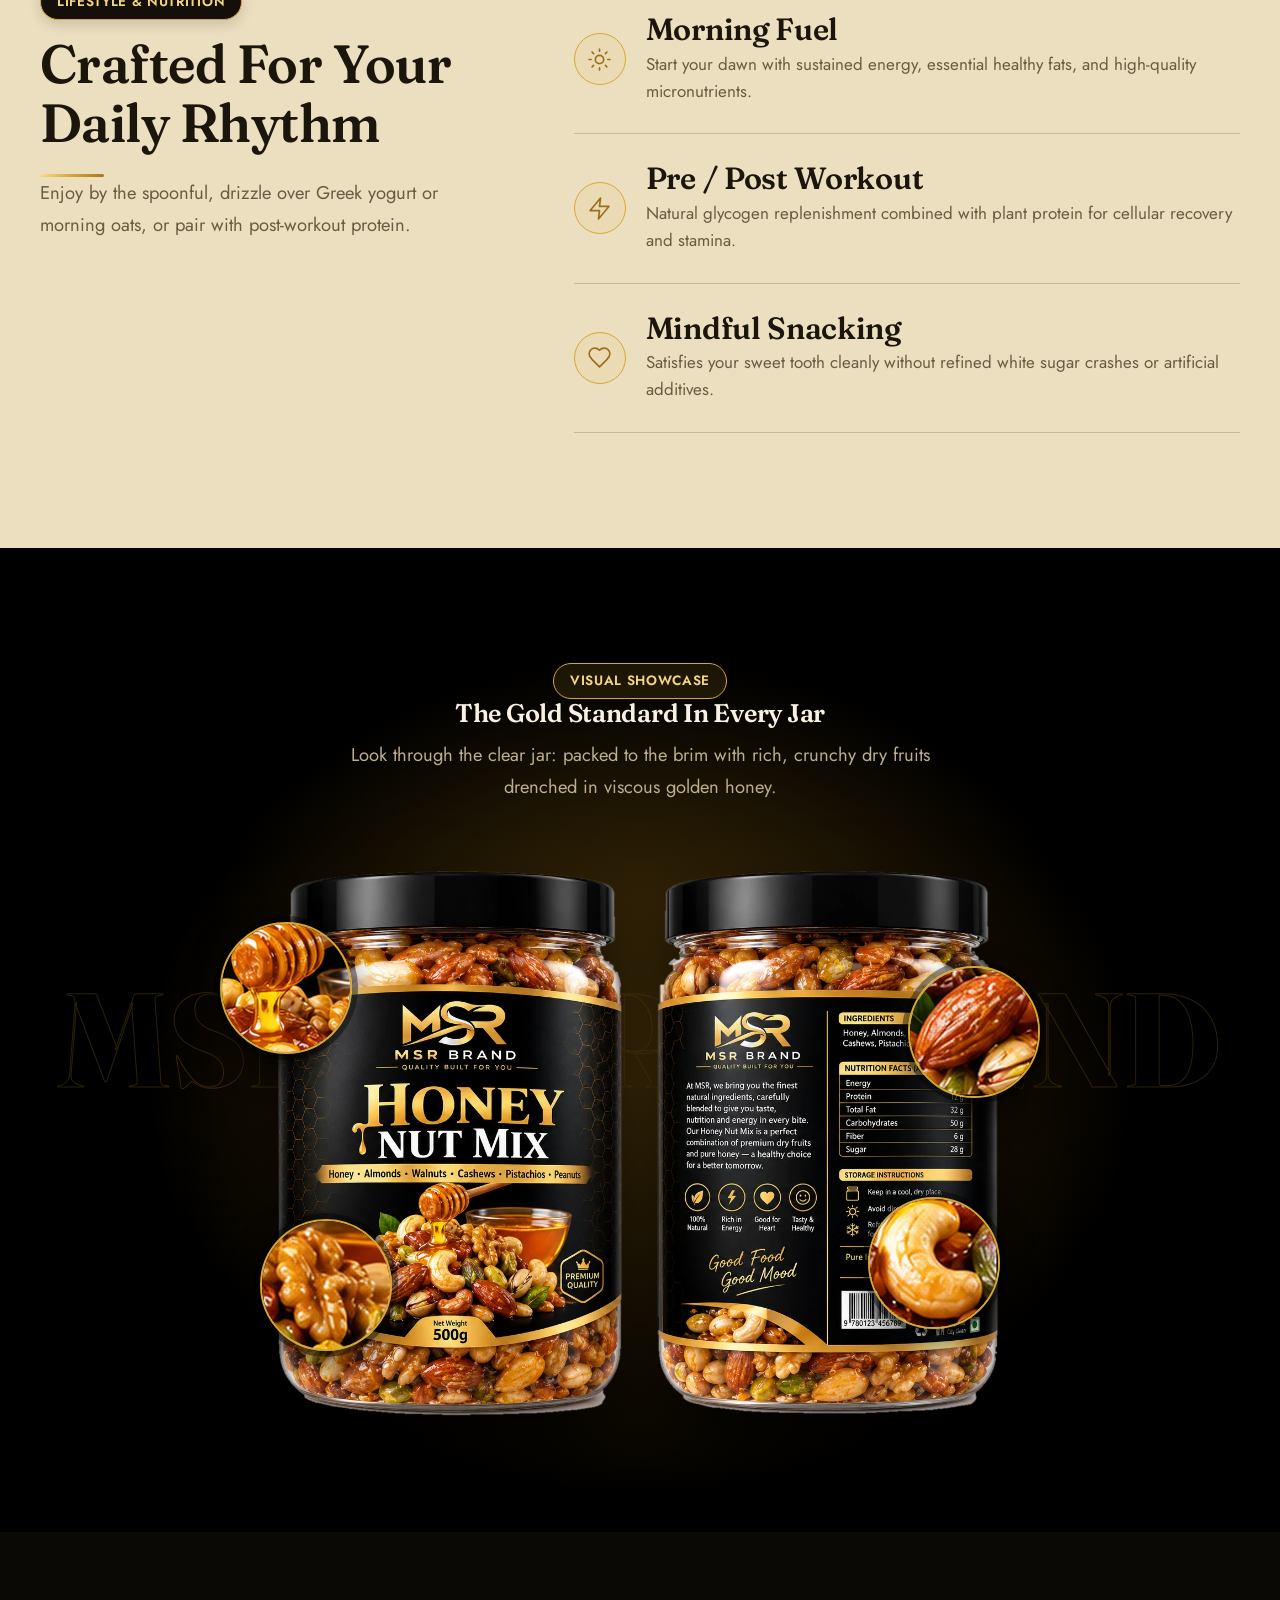
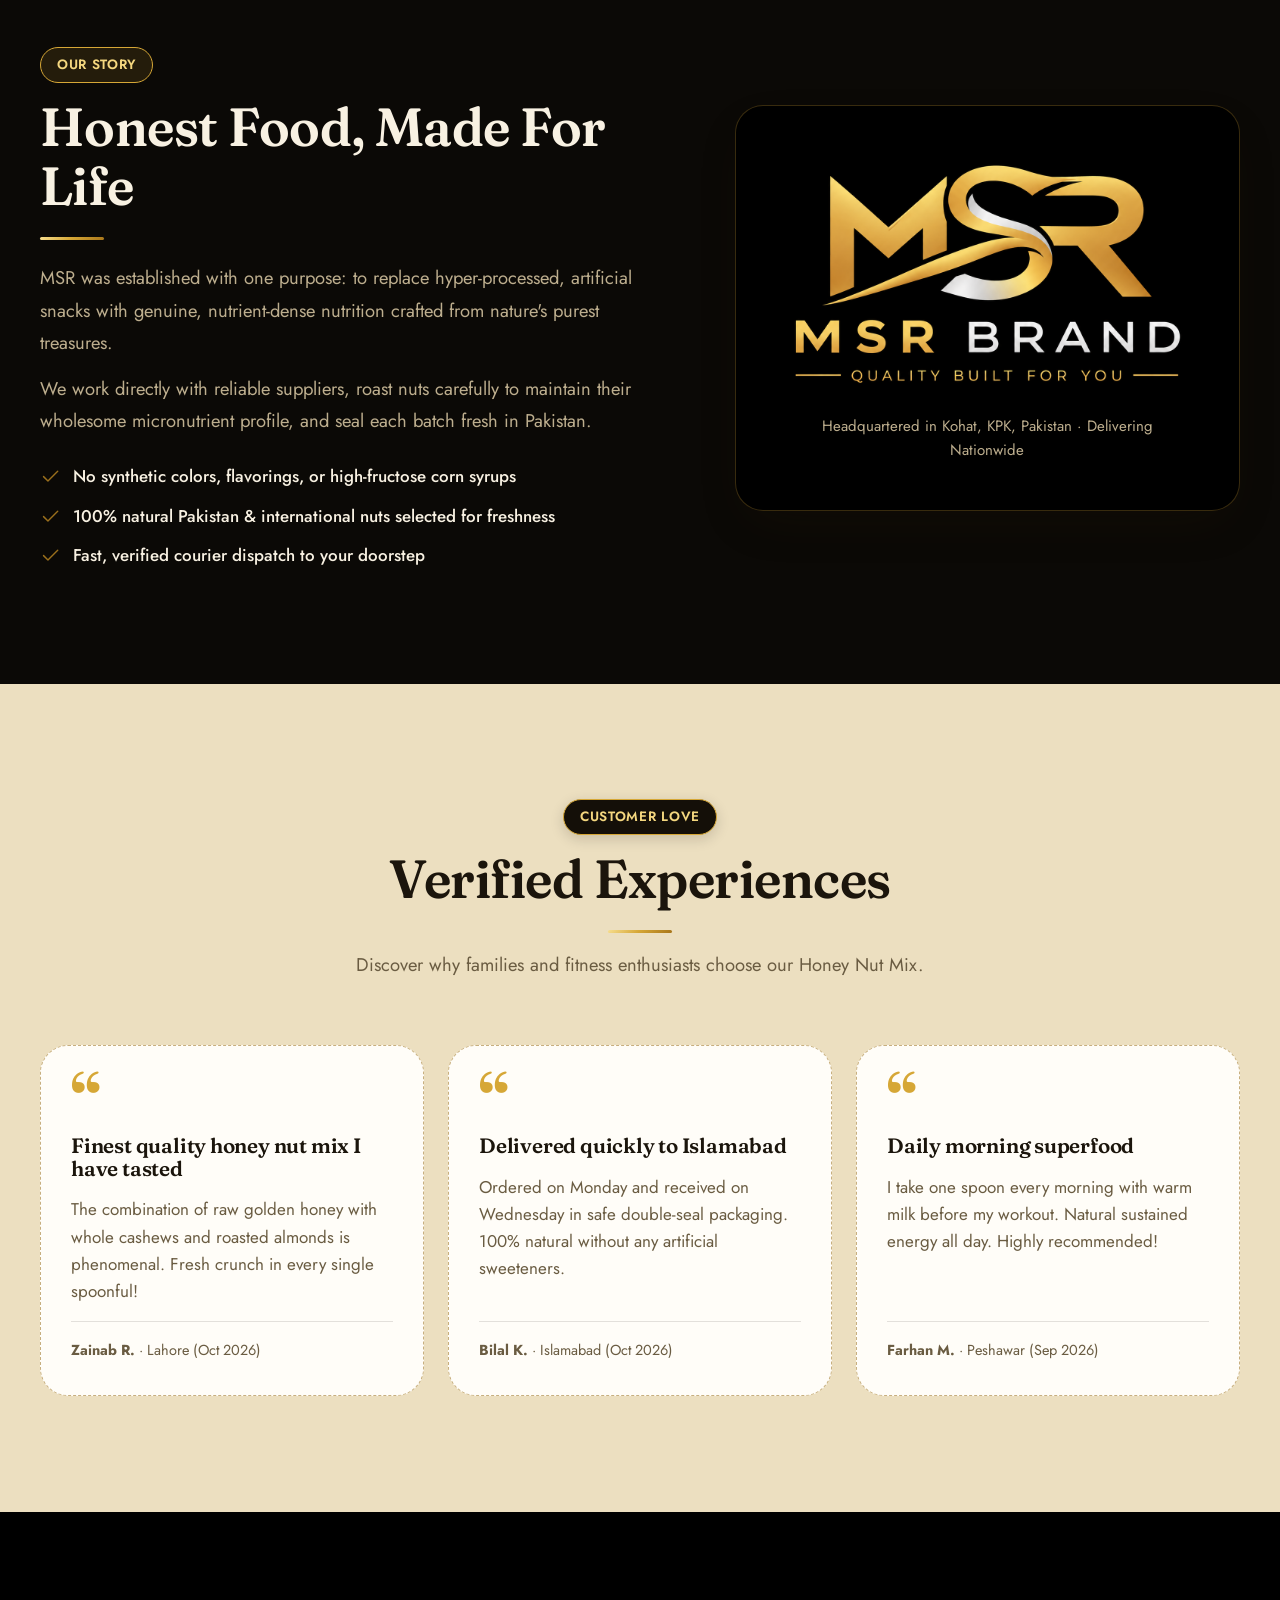
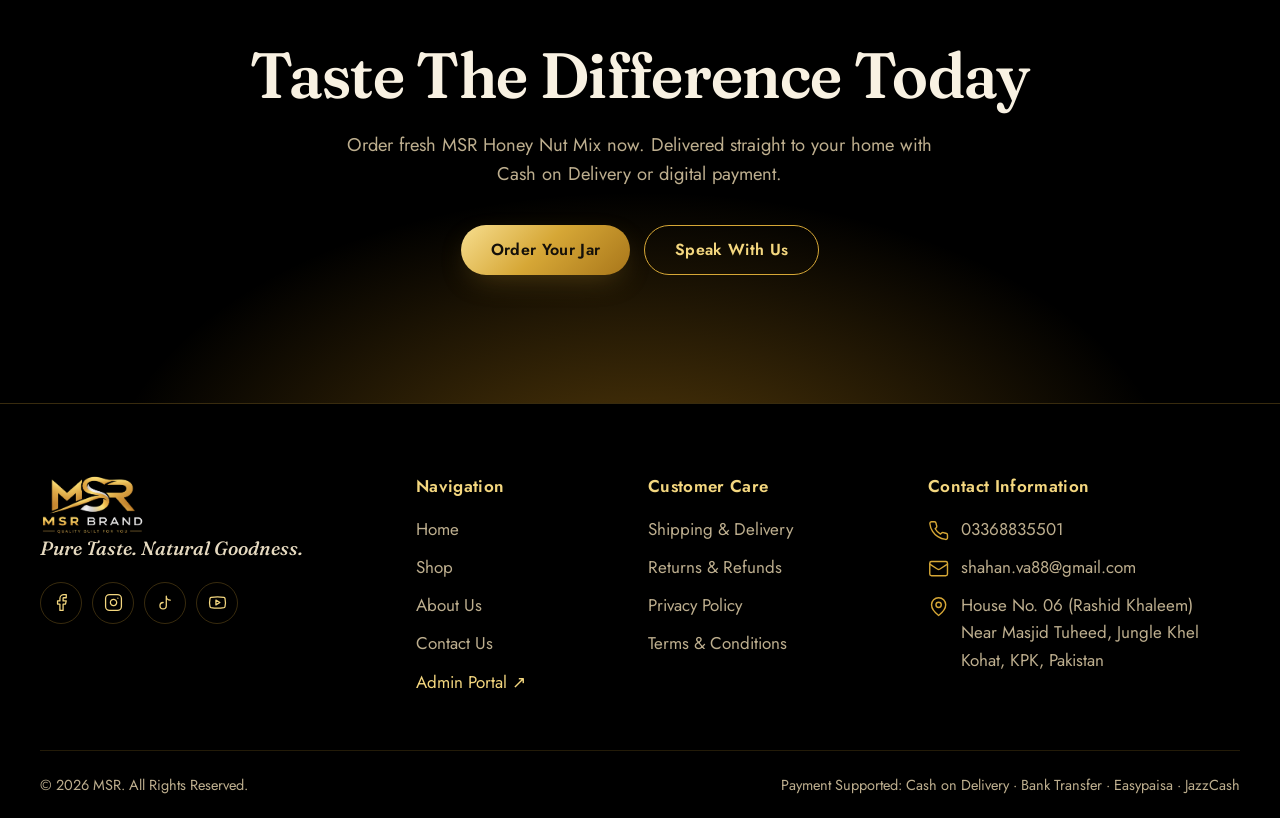
<file: store.html>
<!DOCTYPE html>
<html lang="en">
<head>
  <meta charset="utf-8">
  <meta name="viewport" content="width=device-width, initial-scale=1, viewport-fit=cover">
  <title>Pure Taste. Natural Goodness. | Online Store</title>
  <meta name="description" content="White-label premium product selling storefront. Easily brandable with your logo and UI kit.">
  <meta name="theme-color" content="#000000">

  <!-- Google Fonts Preconnect & Stylesheet -->
  <link rel="preconnect" href="https://fonts.googleapis.com">
  <link rel="preconnect" href="https://fonts.gstatic.com" crossorigin>
  <link href="https://fonts.googleapis.com/css2?family=Fraunces:opsz,wght@9..144,500;9..144,600;9..144,700&family=Jost:wght@400;500;600;700&display=swap" rel="stylesheet">

  <!-- Design System & Component Styles -->
  <link rel="stylesheet" href="styles/theme.css">
  <link rel="stylesheet" href="styles/ui-kit.css">
  <link rel="stylesheet" href="styles/storefront.css">
</head>
<body>
  <a class="sr" href="#app">Skip to main content</a>

  <header class="hdr" id="hdr"></header>
  <main id="app" tabindex="-1"></main>
  <footer class="ftr" id="ftr"></footer>

  <dialog id="dlg-search" aria-label="Search Catalog"></dialog>
  <dialog id="dlg-account" aria-label="Account / Guest"></dialog>
  <dialog id="dlg-menu" aria-label="Mobile Navigation Menu"></dialog>

  <div id="toast" role="status" aria-live="polite"></div>

  <script src="config/brand.config.js"></script>
  <script src="config/theme.config.js"></script>
  <script src="data/products.js"></script>
  <script src="js/store.js"></script>
  <script src="js/router.js"></script>
  <script src="js/app.js"></script>
</body>
</html>
</file>
<file: styles/theme.css>
/**
 * =======================================================================
 * DESIGN SYSTEM TOKENS & BASE STYLES
 * =======================================================================
 */

:root {
  /* Brand color tokens - default Luxury Gold */
  --black: #000000;
  --coal: #0b0906;
  --char: #16120b;
  --gold: #d6a736;
  --gold-hi: #f4d77f;
  --gold-lo: #9a6f1c;
  --amber: #e9a21c;
  --cream: #f8f1e2;
  --sand: #ecdfc0;
  --white: #fffdf8;
  --ink: #1b150c;
  --mute-dark: #bdae8e;
  --mute-light: #6a5c42;
  --hair: rgba(214, 167, 54, 0.26);
  --gold-grad: linear-gradient(135deg, #f7de8f 0%, #d6a736 48%, #a8761a 100%);
  --accent-glow: rgba(214, 167, 54, 0.35);

  /* Background surfaces */
  --bg-body: #000000;
  --bg-surface: #0b0906;
  --bg-card: #16120b;
  --bg-light: #f8f1e2;

  /* Typography */
  --serif: "Fraunces", Georgia, "Times New Roman", serif;
  --sans: "Jost", "Segoe UI", system-ui, -apple-system, sans-serif;

  /* Border radius tokens */
  --r-sm: 8px;
  --r-md: 16px;
  --r-lg: 28px;
  --r-full: 9999px;

  /* Elevation & Shadows */
  --shadow-soft: 0 18px 50px -18px rgba(40, 26, 4, 0.28);
  --shadow-deep: 0 30px 70px -24px rgba(0, 0, 0, 0.8);
  --shadow-glow: 0 10px 30px -10px var(--accent-glow);

  /* Layout dimensions */
  --hdr: 76px;
  box-sizing: border-box;
  padding-top: env(safe-area-inset-top, 0px);
  padding-bottom: env(safe-area-inset-bottom, 0px);
}

@media (prefers-color-scheme: dark) {
  :root:not([data-theme="light"]) {
    --black: #000;
    --cream: #f8f1e2;
  }
}

:root[data-theme="dark"] {
  --black: #000;
  --cream: #f8f1e2;
}

html {
  height: 100%;
  background: var(--bg-body);
  scroll-behavior: smooth;
  scroll-padding-top: calc(var(--hdr) + env(safe-area-inset-top, 0px) + 12px);
  -webkit-text-size-adjust: 100%;
}

*, *::before, *::after {
  box-sizing: border-box;
}

body {
  margin: 0;
  min-height: 100%;
  background: var(--bg-body);
  color: var(--ink);
  font-family: var(--sans);
  font-size: 17px;
  line-height: 1.6;
  -webkit-font-smoothing: antialiased;
  overflow-x: hidden;
}

img {
  max-width: 100%;
  display: block;
}

a {
  color: inherit;
  text-decoration: none;
}

button {
  font: inherit;
  color: inherit;
  cursor: pointer;
  border: 0;
  background: none;
  padding: 0;
}

h1, h2, h3, h4 {
  font-family: var(--serif);
  font-weight: 600;
  line-height: 1.1;
  margin: 0;
  letter-spacing: -0.01em;
  font-variation-settings: "SOFT" 40, "WONK" 0;
}

p {
  margin: 0;
}

:focus-visible {
  outline: 2px solid var(--gold-hi);
  outline-offset: 3px;
  border-radius: 6px;
}
</file>
<file: styles/ui-kit.css>
/**
 * =======================================================================
 * REUSABLE UI KIT COMPONENTS
 * =======================================================================
 */

/* Layout & Utility */
.sr {
  position: absolute;
  width: 1px;
  height: 1px;
  overflow: hidden;
  clip: rect(0 0 0 0);
  white-space: nowrap;
}

.wrap {
  width: min(1200px, 100% - 48px);
  margin-inline: auto;
}

svg.i {
  width: 1.25em;
  height: 1.25em;
  fill: none;
  stroke: currentColor;
  stroke-width: 1.6;
  stroke-linecap: round;
  stroke-linejoin: round;
  flex: none;
}

/* ---------- Buttons ---------- */
.btn {
  display: inline-flex;
  align-items: center;
  justify-content: center;
  gap: 0.6em;
  min-height: 50px;
  padding: 0 30px;
  border-radius: var(--r-full);
  font-weight: 600;
  font-size: 16px;
  letter-spacing: 0.02em;
  transition: transform 0.25s ease, box-shadow 0.25s ease, background 0.25s ease, color 0.25s ease, border-color 0.25s ease;
  position: relative;
  overflow: hidden;
  white-space: nowrap;
  user-select: none;
}

.btn-gold {
  background: var(--gold-grad);
  color: #14100a;
  box-shadow: 0 10px 30px -10px var(--accent-glow);
}

.btn-gold::after {
  content: "";
  position: absolute;
  inset: 0;
  background: linear-gradient(105deg, transparent 35%, rgba(255, 255, 255, 0.5) 50%, transparent 65%);
  transform: translateX(-120%);
  transition: transform 0.7s ease;
}

.btn-gold:hover {
  transform: translateY(-2px);
  box-shadow: 0 16px 36px -10px var(--accent-glow);
}

.btn-gold:hover::after {
  transform: translateX(120%);
}

.btn-line {
  border: 1.5px solid var(--gold);
  color: var(--gold-hi);
  background: transparent;
}

.btn-line:hover {
  background: rgba(214, 167, 54, 0.12);
  transform: translateY(-2px);
}

.btn-dark {
  background: var(--black);
  color: var(--gold-hi);
  border: 1.5px solid var(--black);
}

.btn-dark:hover {
  background: #1a140a;
  transform: translateY(-2px);
}

.btn-ink-line {
  border: 1.5px solid var(--ink);
  color: var(--ink);
  background: transparent;
}

.btn-ink-line:hover {
  background: var(--ink);
  color: var(--cream);
}

.btn-sm {
  min-height: 42px;
  padding: 0 22px;
  font-size: 15px;
}

.btn-xs {
  min-height: 34px;
  padding: 0 14px;
  font-size: 13.5px;
}

.btn-block {
  width: 100%;
}

.btn[disabled] {
  opacity: 0.55;
  pointer-events: none;
  cursor: not-allowed;
}

/* Icon Buttons */
.ic {
  display: inline-flex;
  align-items: center;
  justify-content: center;
  width: 44px;
  height: 44px;
  border-radius: var(--r-full);
  color: #e9dec3;
  position: relative;
  transition: color 0.2s ease, background 0.2s ease;
}

.ic:hover {
  color: var(--gold-hi);
  background: rgba(214, 167, 54, 0.08);
}

/* ---------- Badges & Tags ---------- */
.badge {
  position: absolute;
  top: 4px;
  right: 4px;
  min-width: 18px;
  height: 18px;
  padding: 0 5px;
  border-radius: var(--r-full);
  background: var(--gold);
  color: #14100a;
  font-size: 11px;
  font-weight: 700;
  display: flex;
  align-items: center;
  justify-content: center;
  line-height: 1;
}

.badge.bump {
  animation: bump 0.3s ease;
}

@keyframes bump {
  0% { transform: scale(1); }
  50% { transform: scale(1.35); }
  100% { transform: scale(1); }
}

.tag {
  display: inline-flex;
  align-items: center;
  gap: 6px;
  padding: 4px 12px;
  border-radius: var(--r-full);
  font-size: 13px;
  font-weight: 600;
  letter-spacing: 0.02em;
}

.tag-gold {
  background: rgba(214, 167, 54, 0.15);
  color: var(--gold-hi);
  border: 1px solid var(--hair);
}

.tag-emerald {
  background: rgba(16, 185, 129, 0.15);
  color: #34d399;
  border: 1px solid rgba(16, 185, 129, 0.3);
}

.tag-amber {
  background: rgba(233, 162, 28, 0.15);
  color: var(--amber);
  border: 1px solid rgba(233, 162, 28, 0.3);
}

.tag-rose {
  background: rgba(244, 63, 94, 0.15);
  color: #fda4af;
  border: 1px solid rgba(244, 63, 94, 0.3);
}

/* ---------- Forms & Inputs ---------- */
.fgrid {
  display: grid;
  grid-template-columns: 1fr 1fr;
  gap: 16px;
}

@media (max-width: 640px) {
  .fgrid {
    grid-template-columns: 1fr;
  }
}

.f {
  display: flex;
  flex-direction: column;
  gap: 6px;
}

.f.full {
  grid-column: 1 / -1;
}

.f label {
  font-size: 14px;
  font-weight: 600;
  color: var(--ink);
  letter-spacing: 0.01em;
}

.f label i {
  font-weight: 400;
  color: var(--mute-light);
  font-style: normal;
}

/* High-Contrast Labels & Sleek Inputs in Dialogs & Admin Context */
.dlg .f label,
dialog .f label,
.admin-body .f label {
  font-size: 13.5px;
  font-weight: 600;
  color: var(--gold-hi);
  letter-spacing: 0.015em;
  display: flex;
  align-items: center;
  gap: 6px;
  margin-bottom: 4px;
}

.dlg .f label .req,
dialog .f label .req,
.admin-body .f label .req {
  color: #ef4444;
  font-weight: 700;
}

.dlg .f label .hint,
dialog .f label .hint,
.admin-body .f label .hint {
  font-size: 12px;
  font-weight: 400;
  color: var(--mute-dark);
}

.f input,
.f textarea,
.f select {
  width: 100%;
  padding: 13px 16px;
  background: var(--white);
  border: 1.5px solid rgba(27, 21, 12, 0.18);
  border-radius: var(--r-sm);
  font: inherit;
  font-size: 15.5px;
  color: var(--ink);
  transition: border-color 0.2s ease, box-shadow 0.2s ease;
}

.dlg .f input,
.dlg .f textarea,
.dlg .f select,
dialog .f input,
dialog .f textarea,
dialog .f select,
.admin-body .f input,
.admin-body .f textarea,
.admin-body .f select {
  background: #14100a;
  border: 1.5px solid rgba(214, 167, 54, 0.35);
  color: #fffdf8;
  font-size: 14.5px;
}

.dlg .f input::placeholder,
.dlg .f textarea::placeholder,
dialog .f input::placeholder,
dialog .f textarea::placeholder,
.admin-body .f input::placeholder,
.admin-body .f textarea::placeholder {
  color: rgba(189, 174, 142, 0.55);
}

.f input:focus,
.f textarea:focus,
.f select:focus {
  outline: none;
  border-color: var(--gold);
  box-shadow: 0 0 0 3px rgba(214, 167, 54, 0.2);
}

.dlg .f input:focus,
.dlg .f textarea:focus,
.dlg .f select:focus,
dialog .f input:focus,
dialog .f textarea:focus,
dialog .f select:focus,
.admin-body .f input:focus,
.admin-body .f textarea:focus,
.admin-body .f select:focus {
  background: #1c160e;
  border-color: var(--gold);
  box-shadow: 0 0 0 3px rgba(214, 167, 54, 0.25);
}

.f textarea {
  min-height: 100px;
  resize: vertical;
}

.f .err {
  font-size: 13px;
  color: #c0392b;
  display: none;
}

.f.bad input,
.f.bad textarea,
.f.bad select {
  border-color: #c0392b;
  background: #fff8f7;
}

.f.bad .err {
  display: block;
}

/* Options / Radios */
.opt {
  display: flex;
  align-items: flex-start;
  gap: 14px;
  padding: 16px 18px;
  background: var(--white);
  border: 1.5px solid rgba(27, 21, 12, 0.12);
  border-radius: var(--r-sm);
  cursor: pointer;
  transition: border-color 0.2s ease, background 0.2s ease;
  margin-bottom: 10px;
}

.opt:hover {
  border-color: var(--gold);
}

.opt input[type="radio"] {
  appearance: none;
  width: 20px;
  height: 20px;
  border: 2px solid rgba(27, 21, 12, 0.3);
  border-radius: 50%;
  margin: 2px 0 0;
  display: grid;
  place-content: center;
  cursor: pointer;
  flex: none;
}

.opt input[type="radio"]::before {
  content: "";
  width: 10px;
  height: 10px;
  border-radius: 50%;
  transform: scale(0);
  transition: transform 0.15s ease;
  background: var(--gold-lo);
}

.opt input[type="radio"]:checked {
  border-color: var(--gold-lo);
}

.opt input[type="radio"]:checked::before {
  transform: scale(1);
}

.opt > span {
  display: flex;
  flex-direction: column;
  gap: 2px;
}

.opt > span b {
  color: var(--ink);
  font-size: 15.5px;
}

.opt > span span {
  font-size: 14px;
  color: var(--mute-light);
}

/* Quantity Selector */
.qty {
  display: inline-flex;
  align-items: center;
  border: 1.5px solid rgba(27, 21, 12, 0.2);
  border-radius: var(--r-full);
  padding: 2px 4px;
  background: var(--white);
}

.qty button {
  width: 32px;
  height: 32px;
  display: flex;
  align-items: center;
  justify-content: center;
  border-radius: var(--r-full);
  color: var(--ink);
  transition: background 0.2s ease, color 0.2s ease;
}

.qty button:hover {
  background: rgba(214, 167, 54, 0.15);
  color: var(--gold-lo);
}

.qty input {
  width: 38px;
  text-align: center;
  border: 0;
  background: none;
  font-weight: 600;
  font-size: 15.5px;
  color: var(--ink);
}

.qty input:focus {
  outline: none;
}

/* ---------- Accordion ---------- */
.acc-wrap {
  display: flex;
  flex-direction: column;
  gap: 10px;
  margin-top: 36px;
}

details {
  border: 1px solid var(--hair);
  border-radius: var(--r-md);
  background: rgba(255, 255, 255, 0.02);
  overflow: hidden;
  transition: background 0.25s ease;
}

details[open] {
  background: rgba(214, 167, 54, 0.04);
}

summary {
  padding: 18px 24px;
  font-family: var(--serif);
  font-size: 18px;
  font-weight: 600;
  color: var(--sand);
  cursor: pointer;
  display: flex;
  align-items: center;
  justify-content: space-between;
  list-style: none;
  user-select: none;
}

summary::-webkit-details-marker {
  display: none;
}

summary::after {
  content: "+";
  font-family: var(--sans);
  font-size: 22px;
  font-weight: 400;
  color: var(--gold);
  transition: transform 0.25s ease;
}

details[open] summary::after {
  content: "–";
}

.acc-body {
  padding: 0 24px 22px;
  font-size: 16px;
  line-height: 1.7;
  color: #d8cdb4;
  display: flex;
  flex-direction: column;
  gap: 12px;
}

/* ---------- Tables ---------- */
.tbl {
  width: 100%;
  border-collapse: collapse;
  font-size: 15px;
}

.tbl td {
  padding: 10px 0;
  border-bottom: 1px solid rgba(214, 167, 54, 0.12);
  color: #d8cdb4;
}

.tbl tr td:first-child {
  font-weight: 600;
  color: var(--gold-hi);
  width: 45%;
}

/* ---------- Dialogs & Modals ---------- */
dialog {
  padding: 0;
  border: 0;
  background: transparent;
  max-width: 100vw;
  max-height: 100vh;
}

dialog::backdrop {
  background: rgba(0, 0, 0, 0.85);
  backdrop-filter: blur(8px);
  -webkit-backdrop-filter: blur(8px);
}

.dlg {
  background: var(--coal);
  border: 1px solid var(--hair);
  border-radius: var(--r-lg);
  padding: 32px;
  color: var(--cream);
  position: relative;
  box-shadow: var(--shadow-deep);
  max-height: 85vh;
  overflow-y: auto;
}

.dlg-x {
  position: absolute;
  top: 20px;
  right: 20px;
}

/* ---------- Toast Notifications ---------- */
#toast {
  position: fixed;
  bottom: 24px;
  left: 50%;
  transform: translateX(-50%) translateY(100px);
  background: var(--coal);
  border: 1.5px solid var(--gold);
  color: var(--cream);
  padding: 14px 24px;
  border-radius: var(--r-full);
  box-shadow: var(--shadow-deep);
  display: flex;
  align-items: center;
  gap: 16px;
  z-index: 1000;
  font-size: 15px;
  opacity: 0;
  pointer-events: none;
  transition: transform 0.35s cubic-bezier(0.16, 1, 0.3, 1), opacity 0.35s ease;
}

#toast.show {
  transform: translateX(-50%) translateY(0);
  opacity: 1;
  pointer-events: auto;
}

#toast a {
  color: var(--gold-hi);
  font-weight: 600;
  text-decoration: underline;
  text-underline-offset: 3px;
}
</file>
<file: styles/storefront.css>
/**
 * =======================================================================
 * STOREFRONT COMPONENT & LAYOUT STYLES
 * =======================================================================
 */

/* Header & Navigation */
.hdr {
  position: sticky;
  top: env(safe-area-inset-top, 0px);
  z-index: 50;
  background: var(--bg-body);
  border-bottom: 1px solid var(--hair);
}

.hdr-in {
  height: var(--hdr);
  display: flex;
  align-items: center;
  gap: 28px;
}

.logo {
  display: flex;
  align-items: center;
  flex: none;
}

.logo img {
  height: 62px;
  width: auto;
}

.logo-txt {
  font-family: var(--serif);
  font-weight: 700;
  font-size: 24px;
  letter-spacing: 0.05em;
  background: var(--gold-grad);
  -webkit-background-clip: text;
  background-clip: text;
  color: transparent;
  -webkit-text-fill-color: transparent;
}

.nav {
  display: flex;
  gap: 6px;
  margin-inline: auto;
}

.nav a {
  padding: 10px 16px;
  border-radius: var(--r-full);
  font-weight: 500;
  font-size: 15.5px;
  color: #e9dec3;
  position: relative;
  transition: color 0.2s;
}

.nav a::after {
  content: "";
  position: absolute;
  left: 16px;
  right: 16px;
  bottom: 5px;
  height: 1.5px;
  background: var(--gold);
  transform: scaleX(0);
  transform-origin: left;
  transition: transform 0.3s ease;
}

.nav a:hover,
.nav a.on {
  color: var(--gold-hi);
}

.nav a:hover::after,
.nav a.on::after {
  transform: scaleX(1);
}

.hdr-r {
  display: flex;
  align-items: center;
  gap: 8px;
}

.burger {
  display: none;
}

/* Dialogs */
#dlg-search {
  margin: 9vh auto auto;
  width: min(680px, 100% - 32px);
}

#dlg-account {
  margin: auto;
  width: min(440px, 100% - 32px);
}

#dlg-menu {
  margin: 0 0 0 auto;
  height: 100%;
  width: min(340px, 88vw);
}

#dlg-menu .dlg {
  height: 100%;
  border-radius: var(--r-lg) 0 0 var(--r-lg);
  padding: 22px 22px 28px;
  display: flex;
  flex-direction: column;
  gap: 6px;
}

.search-box {
  display: flex;
  align-items: center;
  gap: 12px;
  padding: 18px 22px;
  border-bottom: 1px solid var(--hair);
}

.search-box input {
  flex: 1;
  background: none;
  border: 0;
  outline: 0;
  color: var(--cream);
  font: 500 19px var(--sans);
  min-width: 0;
}

.search-box input::placeholder {
  color: #8f8366;
}

.search-res {
  padding: 10px;
  max-height: 52vh;
  overflow: auto;
}

.search-res a {
  display: block;
  padding: 13px 16px;
  border-radius: var(--r-sm);
}

.search-res a:hover,
.search-res a:focus-visible {
  background: rgba(214, 167, 54, 0.12);
}

.search-res b {
  display: block;
  font-family: var(--serif);
  font-weight: 600;
  font-size: 18px;
  color: var(--gold-hi);
}

.search-res span {
  font-size: 14.5px;
  color: var(--mute-dark);
}

.search-empty {
  padding: 22px;
  color: var(--mute-dark);
}

.acct {
  padding: 34px 30px 30px;
  text-align: center;
}

.acct h3 {
  font-size: 28px;
  margin-bottom: 10px;
}

.acct p {
  color: var(--mute-dark);
  margin-bottom: 22px;
}

.menu-links a {
  display: block;
  padding: 14px 8px;
  font: 600 22px var(--serif);
  border-bottom: 1px solid rgba(214, 167, 54, 0.14);
}

.menu-links a.on {
  color: var(--gold-hi);
}

/* Hero Section */
.hex {
  background-image: url("data:image/svg+xml,%3Csvg xmlns='http://www.w3.org/2000/svg' width='56' height='98' viewBox='0 0 28 49'%3E%3Cpath fill='%23d6a736' fill-opacity='.13' fill-rule='evenodd' d='M13.99 9.25l13 7.5v15l-13 7.5L1 31.75v-15l12.99-7.5zM3 17.9v12.7l10.99 6.34 11-6.35V17.9l-11-6.34L3 17.9zM0 15l12.98-7.5V0h-2v6.35L0 12.69v2.3zm0 18.5L12.98 41v8h-2v-6.85L0 35.81v-2.3zM15 0v7.5L27.99 15H28v-2.31h-.01L17 6.35V0h-2zm0 49v-8l12.99-7.5H28v2.31h-.01L17 42.15V49h-2z'/%3E%3C/svg%3E");
}

.hero {
  position: relative;
  background: radial-gradient(62% 72% at 74% 48%, rgba(233, 162, 28, 0.30), rgba(233, 162, 28, 0.06) 55%, transparent 72%), linear-gradient(180deg, var(--bg-body), var(--bg-surface));
  overflow: hidden;
  isolation: isolate;
}

.hex-layer {
  position: absolute;
  inset: 0;
  z-index: -1;
}

.hero .hex-layer {
  -webkit-mask-image: radial-gradient(70% 90% at 72% 45%, #000, transparent 80%);
  mask-image: radial-gradient(70% 90% at 72% 45%, #000, transparent 80%);
}

.hero-grid {
  display: grid;
  grid-template-columns: 1.05fr 0.95fr;
  align-items: center;
  gap: 30px;
  min-height: min(calc(100svh - var(--hdr)), 820px);
  padding-block: 54px 70px;
}

.hero h1 {
  font-size: clamp(2.9rem, 6.3vw, 5.7rem);
  line-height: 1;
  color: var(--cream);
  font-weight: 600;
}

.hero h1 span {
  display: block;
}

.hero h1 .g {
  background: var(--gold-grad);
  -webkit-background-clip: text;
  background-clip: text;
  color: transparent;
  -webkit-text-fill-color: transparent;
}

.hero p.sub {
  margin-top: 26px;
  font-size: clamp(1.05rem, 1.5vw, 1.28rem);
  color: #d9ccaa;
  max-width: 34em;
  line-height: 1.6;
}

.hero-cta {
  display: flex;
  flex-wrap: wrap;
  gap: 14px;
  margin-top: 38px;
}

.hero-art {
  position: relative;
  display: grid;
  place-items: center;
  min-height: 420px;
}

.hero-art .ring {
  position: absolute;
  width: min(560px, 92%);
  aspect-ratio: 1;
  overflow: visible;
}

.hero-art .ring circle {
  fill: none;
  stroke: url(#rg);
  stroke-width: 1.2;
  stroke-dasharray: 1000;
  stroke-dashoffset: 1000;
  animation: draw 2.6s 0.5s cubic-bezier(0.4, 0.1, 0.2, 1) forwards;
}

.hero-art .ring .c2 {
  stroke-opacity: 0.45;
  animation-delay: 0.9s;
}

@keyframes draw {
  to { stroke-dashoffset: 0; }
}

.hero-jar {
  position: relative;
  height: min(72vh, 640px);
  width: auto;
  filter: drop-shadow(0 38px 38px rgba(0, 0, 0, 0.75));
  animation: rise 1.5s 0.15s cubic-bezier(0.2, 0.7, 0.2, 1) both;
  transition: transform 0.5s ease-out;
  will-change: transform;
}

@keyframes rise {
  from { opacity: 0; transform: translateY(40px) scale(0.97); }
  to { opacity: 1; transform: none; }
}

.hero-copy > * {
  animation: fadeup 0.9s cubic-bezier(0.2, 0.7, 0.2, 1) both;
}
.hero-copy > *:nth-child(1) { animation-delay: 0.05s; }
.hero-copy > *:nth-child(2) { animation-delay: 0.2s; }
.hero-copy > *:nth-child(3) { animation-delay: 0.34s; }

@keyframes fadeup {
  from { opacity: 0; transform: translateY(18px); }
  to { opacity: 1; transform: none; }
}

/* Trust Strip */
.strip {
  background: var(--bg-body);
  border-top: 1px solid var(--hair);
  border-bottom: 1px solid var(--hair);
}

.strip-in {
  display: grid;
  grid-template-columns: repeat(3, 1fr);
}

.strip-in div {
  padding: 20px 24px;
  display: flex;
  align-items: center;
  gap: 14px;
  color: #e6dac0;
  font-size: 15.5px;
  border-left: 1px solid var(--hair);
}

.strip-in div:first-child {
  border-left: 0;
}

.strip-in svg {
  color: var(--gold);
  width: 24px;
  height: 24px;
}

.strip-in b {
  font-weight: 600;
  color: var(--gold-hi);
  display: block;
  line-height: 1.25;
}

/* Section Containers */
.sec {
  padding-block: clamp(70px, 9vw, 128px);
}

.sec-cream {
  background: var(--cream);
}

.sec-sand {
  background: var(--sand);
}

.sec-black {
  background: var(--bg-body);
  color: var(--cream);
}

.sec-coal {
  background: var(--bg-surface);
  color: var(--cream);
}

.h2 {
  font-size: clamp(2.1rem, 4.2vw, 3.5rem);
}

.lead {
  font-size: 1.15rem;
  line-height: 1.75;
  color: var(--mute-light);
}

.on-dark .lead,
.sec-black .lead,
.sec-coal .lead {
  color: var(--mute-dark);
}

.sec-head {
  max-width: 640px;
  margin-bottom: clamp(36px, 5vw, 64px);
}

.sec-head.center {
  text-align: center;
  margin-inline: auto;
}

.sec-head .lead {
  margin-top: 16px;
}

.rule {
  width: 64px;
  height: 3px;
  border-radius: 3px;
  background: var(--gold-grad);
  margin-top: 22px;
}

.center .rule {
  margin-inline: auto;
}

/* Welcome Block */
.welcome {
  display: grid;
  grid-template-columns: 1.05fr 0.95fr;
  gap: clamp(30px, 6vw, 90px);
  align-items: center;
}

.welcome .lead {
  margin-top: 22px;
  max-width: 32em;
}

.welcome .sign {
  margin-top: 30px;
  font: italic 500 1.4rem var(--serif);
  color: var(--gold-lo);
}

.welcome .link {
  display: inline-flex;
  gap: 8px;
  align-items: center;
  margin-top: 26px;
  font-weight: 600;
  border-bottom: 1.5px solid var(--gold);
  padding-bottom: 3px;
}

.panel-sand {
  position: relative;
  border-radius: var(--r-lg);
  background: radial-gradient(70% 70% at 50% 40%, #fff7de, #e8d4a2);
  padding: 34px 20px 22px;
  text-align: center;
  box-shadow: var(--shadow-soft);
}

.panel-sand img {
  height: min(52vh, 470px);
  width: auto;
  margin: 0 auto;
  filter: drop-shadow(0 24px 22px rgba(60, 38, 6, 0.35));
}

.panel-sand figcaption {
  margin-top: 12px;
  font-size: 14.5px;
  color: var(--mute-light);
}

/* Featured Product Card */
.pcard {
  position: relative;
  display: grid;
  grid-template-columns: 0.95fr 1.05fr;
  border-radius: 36px;
  overflow: hidden;
  background: linear-gradient(160deg, #1a1409, #0a0805 60%);
  border: 1px solid var(--hair);
  box-shadow: var(--shadow-deep);
}

.pcard-img {
  position: relative;
  display: grid;
  place-items: center;
  padding: 40px 24px;
  background: radial-gradient(60% 60% at 50% 48%, rgba(233, 162, 28, 0.34), transparent 72%);
}

.pcard-img img {
  height: min(56vh, 500px);
  width: auto;
  filter: drop-shadow(0 28px 28px rgba(0, 0, 0, 0.7));
}

.pcard-body {
  padding: clamp(28px, 4vw, 56px);
  display: flex;
  flex-direction: column;
  justify-content: center;
  gap: 18px;
}

.pcard-body h3 {
  font-size: clamp(1.9rem, 3.2vw, 2.8rem);
  color: var(--cream);
}

.pill {
  display: inline-flex;
  align-items: center;
  padding: 6px 16px;
  border-radius: var(--r-full);
  font-weight: 600;
  font-size: 13.5px;
  letter-spacing: 0.05em;
  text-transform: uppercase;
  transition: all 0.25s ease;
}

/* Default / Dark Backgrounds */
.pill,
.sec-black .pill,
.sec-coal .pill,
.show .pill,
.pc-img .pill {
  background: rgba(214, 167, 54, 0.12);
  border: 1px solid var(--gold);
  color: var(--gold-hi);
}

/* High-Contrast Pill Badges on Light Backgrounds (Artisanal Excellence, The Standard, Lifestyle & Nutrition, Customer Love) */
.sec-sand .pill,
.sec-cream .pill {
  background: #140f08;
  color: #f4d77f;
  border: 1.5px solid var(--gold);
  box-shadow: 0 4px 14px rgba(20, 15, 8, 0.16);
}

.pcard-body p {
  color: var(--mute-dark);
}

.ing-line {
  font-weight: 500;
  color: var(--gold-hi);
  font-size: 15.5px;
  line-height: 1.8;
}

.price {
  font: 600 clamp(2rem, 3.4vw, 2.6rem) var(--serif);
  color: var(--cream);
  display: flex;
  align-items: baseline;
  gap: 12px;
  flex-wrap: wrap;
}

.price small {
  font: 500 14.5px var(--sans);
  color: var(--mute-dark);
}

.buy-row {
  display: flex;
  flex-wrap: wrap;
  gap: 12px;
  align-items: center;
}

/* Why Grids */
.grid4 {
  display: grid;
  grid-template-columns: repeat(4, 1fr);
  gap: 22px;
}

.card-w {
  background: var(--white);
  border-radius: var(--r-lg);
  padding: 34px 28px;
  box-shadow: var(--shadow-soft);
  border: 1px solid rgba(214, 167, 54, 0.2);
  transition: transform 0.35s ease, box-shadow 0.35s ease;
}

.card-w:hover {
  transform: translateY(-5px);
  box-shadow: 0 26px 56px -20px rgba(60, 38, 6, 0.38);
}

.ico-ring {
  width: 56px;
  height: 56px;
  border-radius: 50%;
  display: grid;
  place-items: center;
  border: 1.5px solid var(--gold);
  color: var(--gold-lo);
  margin-bottom: 22px;
  background: rgba(214, 167, 54, 0.08);
}

.ico-ring svg {
  width: 25px;
  height: 25px;
}

.card-w h3 {
  font-size: 1.4rem;
  margin-bottom: 10px;
}

.card-w p {
  color: var(--mute-light);
  font-size: 16px;
}

/* Ingredients */
.grid3 {
  display: grid;
  grid-template-columns: repeat(3, 1fr);
  gap: 24px;
}

.ing {
  background: linear-gradient(170deg, #18130b, #0d0a06);
  border: 1px solid var(--hair);
  border-radius: var(--r-lg);
  padding: 14px 14px 28px;
  transition: transform 0.35s ease, border-color 0.35s ease;
}

.ing:hover {
  transform: translateY(-5px);
  border-color: rgba(214, 167, 54, 0.55);
}

.ing-img {
  border-radius: var(--r-md);
  overflow: hidden;
  aspect-ratio: 4/3;
  background: #000;
  margin-bottom: 22px;
}

.ing-img img {
  width: 100%;
  height: 100%;
  object-fit: cover;
  transition: transform 0.8s ease;
}

.ing:hover .ing-img img {
  transform: scale(1.05);
}

.ing h3 {
  font-size: 1.65rem;
  color: var(--gold-hi);
  padding-inline: 12px;
}

.ing p {
  padding-inline: 12px;
  margin-top: 8px;
  color: var(--mute-dark);
  font-size: 16px;
}

.ing-note {
  margin-top: 30px;
  text-align: center;
  color: #8e8268;
  font-size: 14px;
}

/* Moments / Lifestyle */
.moments {
  display: grid;
  grid-template-columns: 0.8fr 1.2fr;
  gap: clamp(30px, 7vw, 100px);
  align-items: start;
}

.moments-list {
  border-top: 1.5px solid rgba(27, 21, 12, 0.18);
}

.moment {
  display: grid;
  grid-template-columns: 52px 1fr;
  gap: 20px;
  padding: 28px 0;
  border-bottom: 1.5px solid rgba(27, 21, 12, 0.18);
  align-items: center;
}

.moment .ico-ring {
  margin: 0;
  width: 52px;
  height: 52px;
}

.moment h3 {
  font-size: clamp(1.4rem, 2.4vw, 1.95rem);
}

.moment p {
  color: var(--mute-light);
  margin-top: 4px;
}

/* Showcase Section */
.show {
  position: relative;
  overflow: hidden;
  background: radial-gradient(52% 58% at 50% 54%, rgba(233, 162, 28, 0.38), rgba(233, 162, 28, 0.08) 58%, transparent 74%), var(--bg-body);
  text-align: center;
  padding-block: clamp(70px, 9vw, 120px);
}

.show-bg {
  position: absolute;
  left: 50%;
  top: 50%;
  transform: translate(-50%, -50%);
  font: 700 clamp(2.6rem, 10.4vw, 10rem)/0.9 var(--serif);
  white-space: nowrap;
  color: transparent;
  -webkit-text-stroke: 1px rgba(214, 167, 54, 0.2);
  pointer-events: none;
  user-select: none;
}

.show-stage {
  position: relative;
  width: min(1000px, 100%);
  margin: 0 auto;
}

.show-stage .pair {
  width: 74%;
  margin-inline: auto;
  height: auto;
  filter: drop-shadow(0 40px 40px rgba(0, 0, 0, 0.8));
}

.orb {
  position: absolute;
  width: clamp(78px, 12vw, 132px);
  aspect-ratio: 1;
  border-radius: 50%;
  overflow: hidden;
  border: 2px solid var(--gold);
  box-shadow: 0 14px 34px rgba(0, 0, 0, 0.6), 0 0 0 6px rgba(0, 0, 0, 0.4);
  transition: transform 0.5s ease-out;
}

.orb img {
  width: 100%;
  height: 100%;
  object-fit: cover;
}

.show h2 {
  position: relative;
  color: var(--cream);
  margin-bottom: 12px;
}

.show .lead {
  position: relative;
  max-width: 34em;
  margin: 0 auto 40px;
  color: var(--mute-dark);
}

/* About Section */
.about {
  display: grid;
  grid-template-columns: 1.1fr 0.9fr;
  gap: clamp(30px, 6vw, 90px);
  align-items: center;
}

.about .lead {
  margin-top: 22px;
}

.brand-tile {
  background: var(--bg-body);
  border-radius: var(--r-lg);
  padding: clamp(24px, 4vw, 48px);
  border: 1px solid var(--hair);
  box-shadow: var(--shadow-soft);
}

.brand-tile img {
  width: 100%;
  height: auto;
}

.checks {
  list-style: none;
  padding: 0;
  margin: 26px 0 0;
  display: grid;
  gap: 12px;
}

.checks li {
  display: flex;
  gap: 12px;
  align-items: flex-start;
  font-weight: 500;
}

.checks svg {
  color: var(--gold-lo);
  margin-top: 3px;
}

/* Reviews */
.rev {
  background: var(--white);
  border: 1.5px dashed rgba(154, 111, 28, 0.55);
  border-radius: var(--r-lg);
  padding: 34px 30px;
  display: flex;
  flex-direction: column;
  gap: 16px;
}

.rev .q {
  font: 700 64px/0.6 var(--serif);
  color: var(--gold);
}

.rev h3 {
  font-size: 1.3rem;
}

.rev p {
  color: var(--mute-light);
}

.rev .who {
  margin-top: auto;
  padding-top: 16px;
  border-top: 1px solid rgba(27, 21, 12, 0.12);
  font-size: 14.5px;
  color: var(--mute-light);
}

/* CTA */
.cta {
  position: relative;
  overflow: hidden;
  text-align: center;
  background: radial-gradient(60% 90% at 50% 120%, rgba(233, 162, 28, 0.38), transparent 70%), var(--bg-body);
  padding-block: clamp(80px, 10vw, 140px);
  isolation: isolate;
}

.cta .hex-layer {
  position: absolute;
  inset: 0;
  z-index: -1;
  -webkit-mask-image: radial-gradient(60% 80% at 50% 50%, #000, transparent);
  mask-image: radial-gradient(60% 80% at 50% 50%, #000, transparent);
}

.cta h2 {
  font-size: clamp(2.3rem, 5vw, 4.2rem);
  color: var(--cream);
}

.cta p {
  margin: 20px auto 36px;
  max-width: 32em;
  color: var(--mute-dark);
  font-size: 1.15rem;
}

/* Footer */
.ftr {
  background: var(--bg-body);
  color: var(--mute-dark);
  border-top: 1px solid var(--hair);
  padding-top: 70px;
}

.ftr-grid {
  display: grid;
  grid-template-columns: 1.4fr 0.8fr 1fr 1.3fr;
  gap: 40px;
  padding-bottom: 54px;
}

.ftr img.fl {
  height: 118px;
  width: auto;
  margin-bottom: 10px;
  margin-left: -6px;
}

.ftr h4 {
  font: 600 17px var(--sans);
  color: var(--gold-hi);
  margin-bottom: 18px;
  letter-spacing: 0.02em;
}

.ftr ul {
  list-style: none;
  margin: 0;
  padding: 0;
  display: grid;
  gap: 11px;
}

.ftr a {
  transition: color 0.2s;
}

.ftr a:hover {
  color: var(--gold-hi);
}

.ftr-tag {
  font: italic 500 1.2rem var(--serif);
  color: #e6dac0;
  margin-bottom: 22px;
}

.soc {
  display: flex;
  gap: 10px;
}

.soc a {
  width: 42px;
  height: 42px;
  border-radius: 50%;
  border: 1px solid var(--hair);
  display: grid;
  place-items: center;
  color: var(--gold-hi);
  transition: background 0.25s, border-color 0.25s;
}

.soc a:hover {
  background: rgba(214, 167, 54, 0.16);
  border-color: var(--gold);
}

.soc svg {
  width: 19px;
  height: 19px;
}

.ct li {
  display: flex;
  gap: 12px;
  align-items: flex-start;
}

.ct svg {
  color: var(--gold);
  margin-top: 4px;
}

.ftr-bot {
  border-top: 1px solid rgba(214, 167, 54, 0.16);
  padding-block: 22px;
  display: flex;
  justify-content: space-between;
  gap: 16px;
  flex-wrap: wrap;
  font-size: 14.5px;
}

/* Page Chrome */
.page-head {
  background: linear-gradient(180deg, var(--bg-body), var(--bg-surface));
  color: var(--cream);
  padding-block: clamp(44px, 6vw, 80px);
  border-bottom: 1px solid var(--hair);
}

.page-head h1 {
  font-size: clamp(2.2rem, 4.6vw, 3.8rem);
}

.page-head p {
  color: var(--mute-dark);
  margin-top: 12px;
  max-width: 36em;
}

.crumbs {
  font-size: 14.5px;
  color: var(--mute-dark);
  margin-bottom: 14px;
  display: flex;
  gap: 8px;
  flex-wrap: wrap;
}

.crumbs a:hover {
  color: var(--gold-hi);
}

.page {
  background: var(--cream);
  padding-block: clamp(40px, 6vw, 80px);
}

.page.light {
  background: var(--cream);
  color: var(--ink);
}

.page-dark {
  background: var(--bg-body);
  color: var(--cream);
}

/* Product Page (PDP) */
.pdp {
  display: grid;
  grid-template-columns: 1.05fr 0.95fr;
  gap: clamp(30px, 5vw, 72px);
  align-items: start;
}

.gal-main {
  position: relative;
  border-radius: var(--r-lg);
  background: radial-gradient(64% 60% at 50% 46%, rgba(233, 162, 28, 0.42), transparent 72%), #0a0805;
  border: 1px solid var(--hair);
  display: grid;
  place-items: center;
  min-height: min(70vh, 640px);
  padding: 60px 20px 30px;
  overflow: hidden;
}

.gal-main img.main {
  max-height: min(58vh, 540px);
  width: auto;
  max-width: 100%;
  filter: drop-shadow(0 28px 28px rgba(0, 0, 0, 0.7));
  animation: swap 0.5s ease both;
}

@keyframes swap {
  from { opacity: 0; transform: scale(0.97); }
  to { opacity: 1; transform: scale(1); }
}

.gal-main .wm {
  position: absolute;
  top: 18px;
  left: 22px;
  height: 58px;
  width: auto;
  border-radius: 10px;
}

.thumbs {
  display: flex;
  gap: 12px;
  margin-top: 14px;
}

.thumb {
  width: 84px;
  height: 84px;
  border-radius: var(--r-md);
  background: #0a0805;
  border: 1.5px solid var(--hair);
  display: grid;
  place-items: center;
  overflow: hidden;
  transition: border-color 0.2s;
  cursor: pointer;
}

.thumb img {
  max-height: 72px;
  width: auto;
  max-width: 100%;
}

.thumb[aria-pressed="true"],
.thumb:hover {
  border-color: var(--gold);
}

.pdp-info h1 {
  font-size: clamp(2.3rem, 4vw, 3.4rem);
  letter-spacing: 0.01em;
}

.pdp-by {
  display: flex;
  gap: 10px;
  align-items: center;
  margin-bottom: 12px;
  color: var(--mute-light);
  font-weight: 500;
}

.pdp-info .price {
  color: var(--ink);
  margin: 18px 0 6px;
}

.pdp-info .price small {
  color: var(--mute-light);
}

.pdp-info .ing-line {
  color: var(--gold-lo);
  margin-bottom: 22px;
}

.info-box {
  margin-top: 26px;
  border: 1px solid rgba(214, 167, 54, 0.4);
  background: var(--white);
  border-radius: var(--r-md);
  padding: 6px 20px;
}

.info-box div {
  display: flex;
  gap: 14px;
  padding: 14px 0;
  border-bottom: 1px solid rgba(27, 21, 12, 0.1);
  align-items: flex-start;
}

.info-box div:last-child {
  border: 0;
}

.info-box svg {
  color: var(--gold-lo);
  margin-top: 3px;
}

.info-box b {
  display: block;
  font-weight: 600;
}

.info-box span {
  color: var(--mute-light);
  font-size: 15px;
}

.mbar {
  display: none;
}

/* Cart & Checkout */
.cart-grid,
.co-grid {
  display: grid;
  grid-template-columns: 1.4fr 0.8fr;
  gap: 30px;
  align-items: start;
}

.box {
  background: var(--white);
  border: 1px solid rgba(214, 167, 54, 0.3);
  border-radius: var(--r-lg);
  padding: clamp(22px, 3vw, 34px);
  box-shadow: var(--shadow-soft);
}

.box h2,
.box h3.bt {
  font-size: 1.5rem;
  margin-bottom: 20px;
}

.li {
  display: grid;
  grid-template-columns: 96px 1fr auto;
  gap: 20px;
  align-items: center;
  padding: 18px 0;
  border-bottom: 1px solid rgba(27, 21, 12, 0.1);
}

.li:last-child {
  border-bottom: 0;
}

.li-img {
  width: 96px;
  height: 112px;
  background: #0a0805;
  border-radius: var(--r-md);
  display: grid;
  place-items: center;
  overflow: hidden;
}

.li-img img {
  height: 98px;
  width: auto;
}

.li h3 {
  font-size: 1.2rem;
}

.li small {
  color: var(--mute-light);
  font-size: 14.5px;
  display: block;
}

.li .qty {
  height: 42px;
  margin-top: 10px;
}

.li .qty button {
  width: 38px;
  font-size: 18px;
}

.li-r {
  text-align: right;
  display: grid;
  gap: 10px;
  justify-items: end;
}

.li-r b {
  font: 600 1.2rem var(--serif);
}

.rm {
  display: inline-flex;
  align-items: center;
  gap: 6px;
  font-size: 14px;
  color: var(--mute-light);
  text-decoration: underline;
  text-underline-offset: 3px;
  cursor: pointer;
}

.rm:hover {
  color: #8a2d16;
}

.sum {
  display: grid;
  gap: 12px;
}

.sum div {
  display: flex;
  justify-content: space-between;
  gap: 12px;
}

.sum .tot {
  padding-top: 16px;
  border-top: 1.5px solid rgba(27, 21, 12, 0.18);
  font: 600 1.5rem var(--serif);
}

.sum small {
  color: var(--mute-light);
}

.sticky {
  position: sticky;
  top: calc(var(--hdr) + env(safe-area-inset-top, 0px) + 20px);
}

.empty {
  text-align: center;
  padding: 50px 20px;
}

.empty h2 {
  margin-bottom: 10px;
}

.empty p {
  color: var(--mute-light);
  margin-bottom: 26px;
}

.fs {
  border: 0;
  padding: 0;
  margin: 0 0 34px;
}

.fs legend {
  font: 600 1.4rem var(--serif);
  padding: 0;
  margin-bottom: 16px;
}

.co-items .li {
  grid-template-columns: 64px 1fr auto;
  gap: 14px;
  padding: 12px 0;
}

.co-items .li-img {
  width: 64px;
  height: 76px;
}

.co-items .li-img img {
  height: 66px;
}

.co-items h3 {
  font-size: 1.05rem;
}

.secure {
  display: flex;
  gap: 8px;
  align-items: center;
  justify-content: center;
  font-size: 14px;
  color: var(--mute-light);
  margin-top: 14px;
}

/* Confirmation Page */
.done {
  max-width: 780px;
  margin-inline: auto;
}

.tick {
  width: 84px;
  height: 84px;
  border-radius: 50%;
  background: var(--gold-grad);
  display: grid;
  place-items: center;
  margin: 0 auto 24px;
  color: #14100a;
  box-shadow: 0 16px 40px -12px var(--accent-glow);
}

.tick svg {
  width: 40px;
  height: 40px;
  stroke-width: 2.4;
  stroke-dasharray: 40;
  stroke-dashoffset: 40;
  animation: tk 0.7s 0.25s ease forwards;
}

@keyframes tk {
  to { stroke-dashoffset: 0; }
}

.done h1 {
  text-align: center;
  font-size: clamp(2rem, 4vw, 3rem);
}

.done .lead {
  text-align: center;
  margin: 12px auto 34px;
  max-width: 32em;
}

.oid {
  display: inline-block;
  font: 600 1.1rem var(--sans);
  letter-spacing: 0.06em;
  padding: 6px 16px;
  border-radius: var(--r-full);
  background: var(--black);
  color: var(--gold-hi);
}

.notice {
  border-radius: var(--r-md);
  padding: 22px 24px;
  margin-bottom: 22px;
  background: var(--bg-body);
  color: var(--cream);
  border: 1px solid var(--gold);
}

.notice h3 {
  font-size: 1.35rem;
  color: var(--gold-hi);
  margin-bottom: 6px;
}

.notice p {
  color: var(--mute-dark);
  margin-bottom: 16px;
}

.notice .row {
  display: flex;
  gap: 12px;
  flex-wrap: wrap;
}

/* Policy & Contact Pages */
.prose {
  max-width: 780px;
}

.prose h2 {
  font-size: 1.6rem;
  margin: 34px 0 10px;
}

.prose p,
.prose li {
  color: var(--mute-light);
}

.prose ul {
  padding-left: 20px;
  display: grid;
  gap: 6px;
}

.tpl {
  border: 1.5px dashed rgba(154, 111, 28, 0.6);
  background: var(--white);
  border-radius: var(--r-md);
  padding: 18px 22px;
  margin-bottom: 10px;
  color: var(--ink);
}

.contact-grid {
  display: grid;
  grid-template-columns: 0.9fr 1.1fr;
  gap: 30px;
  align-items: start;
}

.cinfo {
  display: grid;
  gap: 14px;
}

.cinfo a,
.cinfo div {
  display: flex;
  gap: 16px;
  align-items: flex-start;
  padding: 20px 22px;
  background: var(--white);
  border: 1px solid rgba(214, 167, 54, 0.3);
  border-radius: var(--r-md);
}

.cinfo svg {
  color: var(--gold-lo);
  margin-top: 3px;
}

.cinfo b {
  display: block;
  font-weight: 600;
}

.cinfo span {
  color: var(--mute-light);
  overflow-wrap: anywhere;
}

/* Animations */
.reveal {
  opacity: 0;
  transform: translateY(12px);
  transition: opacity 0.8s ease, transform 0.8s ease;
  transition-delay: var(--d, 0s);
}

.reveal.in {
  opacity: 1;
  transform: none;
}

/* Product Grid */
.pgrid {
  display: grid;
  grid-template-columns: repeat(2, 1fr);
  gap: 28px;
  align-items: stretch;
}

@media (max-width: 860px) {
  .pgrid {
    grid-template-columns: 1fr;
  }
}

.pc {
  display: flex;
  flex-direction: column;
  border-radius: var(--r-lg);
  overflow: hidden;
  background: linear-gradient(165deg, #1a1409, #0a0805 62%);
  border: 1px solid var(--hair);
  box-shadow: var(--shadow-deep);
  transition: border-color 0.35s ease, transform 0.35s ease, box-shadow 0.35s ease;
  position: relative;
}

.pc:hover {
  border-color: rgba(214, 167, 54, 0.55);
  transform: translateY(-4px);
}

.pc.pc-prominent {
  border: 1.5px solid var(--gold);
  background: linear-gradient(165deg, #22190c, #0a0805 65%);
  box-shadow: 0 16px 40px -10px rgba(214, 167, 54, 0.35);
}

.pc.pc-prominent:hover {
  box-shadow: 0 22px 48px -8px rgba(214, 167, 54, 0.45);
  border-color: var(--gold-hi);
}

.pc.pc-prominent::before {
  content: "✨ NEW · STARTER PACK";
  position: absolute;
  top: 14px;
  right: 16px;
  background: linear-gradient(135deg, #f4d77f, #d6a736);
  color: #120e06;
  font-family: var(--sans);
  font-size: 10.5px;
  font-weight: 700;
  letter-spacing: 0.06em;
  text-transform: uppercase;
  padding: 4px 10px;
  border-radius: 20px;
  box-shadow: 0 4px 12px rgba(214, 167, 54, 0.4);
  z-index: 2;
}

.pc-img {
  position: relative;
  display: grid;
  place-items: center;
  padding: 40px 18px 24px;
  background: radial-gradient(58% 58% at 50% 50%, rgba(233, 162, 28, 0.34), transparent 72%);
}

.pc-img img {
  height: min(44vh, 390px);
  width: auto;
  max-width: 100%;
  filter: drop-shadow(0 26px 26px rgba(0, 0, 0, 0.7));
  transition: transform 0.6s ease;
}

.pc:hover .pc-img img {
  transform: scale(1.03);
}

.pc .buy-row {
  display: flex;
  gap: 10px;
  width: 100%;
}

.pc .buy-row .btn {
  flex: 1;
  text-align: center;
  justify-content: center;
  white-space: nowrap;
}

.pc-size {
  position: absolute;
  top: 20px;
  left: 20px;
  background: rgba(0, 0, 0, 0.6);
  backdrop-filter: blur(2px);
}

.pc-body {
  padding: 6px clamp(22px, 3vw, 34px) clamp(24px, 3vw, 34px);
  display: flex;
  flex-direction: column;
  gap: 14px;
  flex: 1;
}

.pc-body h3 {
  font-size: clamp(1.5rem, 2.4vw, 2rem);
  color: var(--cream);
}

.pc-w {
  display: inline-block;
  margin-left: 6px;
  font: 500 0.95rem var(--sans);
  color: var(--gold-hi);
  white-space: nowrap;
}

.pc-body p {
  color: var(--mute-dark);
  font-size: 16px;
}

.pc-body .price {
  margin-top: auto;
  padding-top: 4px;
}

.pc-note,
.img-note {
  font-size: 14px !important;
  color: #a99a78 !important;
  border-left: 2px solid var(--gold-lo);
  padding-left: 12px;
}

.img-note {
  margin-top: 14px;
  color: var(--mute-light) !important;
}

.pc-more {
  align-self: flex-start;
  color: var(--gold-hi);
  font-weight: 500;
  text-decoration: underline;
  text-underline-offset: 4px;
}

.pc-more:hover {
  color: #fff;
}

/* Size Switcher */
.sizes {
  display: flex;
  align-items: center;
  gap: 10px;
  flex-wrap: wrap;
  margin: 6px 0 4px;
}

.sizes > span {
  font-weight: 500;
  color: var(--mute-light);
  margin-right: 4px;
}

.sizes a {
  display: inline-flex;
  align-items: center;
  min-height: 44px;
  padding: 0 22px;
  border-radius: var(--r-full);
  border: 1.5px solid rgba(27, 21, 12, 0.28);
  font-weight: 600;
  background: #fff;
  transition: border-color 0.2s, background 0.2s, color 0.2s;
}

.sizes a:hover {
  border-color: var(--gold-lo);
}

.sizes a.on {
  background: var(--black);
  color: var(--gold-hi);
  border-color: var(--black);
}

.soon {
  margin: 2px 0 12px;
  font-size: 14.5px;
  color: #8a5a12;
  background: #fff4d6;
  border: 1px dashed var(--gold-lo);
  border-radius: var(--r-sm);
  padding: 10px 14px;
}

/* Media Queries */
@media (max-width: 1040px) {
  .nav, .hdr .btn { display: none; }
  .burger { display: grid; }
  .hdr-r { margin-left: auto; }
  .grid4 { grid-template-columns: repeat(2, 1fr); }
  .ftr-grid { grid-template-columns: 1fr 1fr; }
}

@media (max-width: 860px) {
  .hero-grid {
    grid-template-columns: 1fr;
    text-align: center;
    padding-block: 40px 56px;
    min-height: 0;
  }
  .hero p.sub { margin-inline: auto; }
  .hero-cta { justify-content: center; }
  .hero-art { order: -1; min-height: 0; }
  .hero-jar { height: min(52vh, 430px); }
  .hero-copy { order: 1; }
  .strip-in { grid-template-columns: 1fr; }
  .strip-in div { border-left: 0; border-top: 1px solid var(--hair); padding-inline: 6px; }
  .strip-in div:first-child { border-top: 0; }
  .welcome, .about, .moments, .pdp, .cart-grid, .co-grid, .contact-grid, .pcard {
    grid-template-columns: 1fr;
  }
  .grid3 { grid-template-columns: repeat(2, 1fr); }
  .sticky { position: static; }
  .pcard-img img { height: min(46vh, 400px); }
  .gal-main { min-height: 0; padding-top: 70px; }
  .mbar {
    display: flex;
    position: fixed;
    left: 0;
    right: 0;
    bottom: 0;
    z-index: 40;
    background: #000;
    border-top: 1px solid var(--gold);
    padding: 12px 16px calc(12px + env(safe-area-inset-bottom, 0px));
    align-items: center;
    justify-content: space-between;
    gap: 14px;
  }
  .mbar b { font: 600 1.35rem var(--serif); color: var(--cream); }
  .mbar small { display: block; color: var(--mute-dark); font-size: 13px; line-height: 1.2; }
  body.has-mbar { padding-bottom: 84px; }
  .pgrid { grid-template-columns: 1fr; }
  .pc-img img { height: min(42vh, 360px); }
}

@media (max-width: 620px) {
  body { font-size: 16.5px; }
  .wrap { width: min(1200px, 100% - 36px); }
  .logo img { height: 54px; }
  .grid4, .grid3 { grid-template-columns: 1fr; }
  .ftr-grid { grid-template-columns: 1fr; gap: 34px; }
  .fgrid { grid-template-columns: 1fr; }
  .li { grid-template-columns: 76px 1fr; }
  .li-img { width: 76px; height: 92px; }
  .li-img img { height: 80px; }
  .li-r { grid-column: 1 / -1; grid-auto-flow: column; justify-content: space-between; align-items: center; justify-items: start; }
  .orb { display: none; }
  .show-stage .pair { width: 100%; }
  .moments > .reveal:first-child { position: static !important; }
  .hero-jar { height: min(44vh, 380px); }
  .buy-row .btn { flex: 1 1 100%; }
  .buy-row .qty { width: 100%; justify-content: space-between; }
  .strip-in div { padding-block: 16px; }
  .hero-cta .btn { flex: 1 1 100%; }
  .moment { grid-template-columns: 44px 1fr; gap: 14px; }
}

@media (prefers-reduced-motion: reduce) {
  html { scroll-behavior: auto; }
  *, *::before, *::after {
    animation-duration: 0.01ms !important;
    animation-delay: 0s !important;
    transition-duration: 0.01ms !important;
  }
  .reveal { opacity: 1; transform: none; }
  .hero-art .ring circle { stroke-dashoffset: 0; }
}

/* =======================================================================
   ORDER TRACKING & LIFECYCLE STEPPER STYLES
   ======================================================================= */
.track-card {
  background: var(--bg-card);
  border: 1px solid var(--hair);
  border-radius: var(--r-lg);
  padding: 32px;
  box-shadow: var(--shadow-deep);
  margin-block: 28px;
}

.track-stepper {
  display: flex;
  justify-content: space-between;
  align-items: flex-start;
  position: relative;
  margin: 36px 0 44px;
}

.track-stepper::before {
  content: "";
  position: absolute;
  top: 24px;
  left: 40px;
  right: 40px;
  height: 3px;
  background: rgba(214, 167, 54, 0.2);
  z-index: 1;
}

.step-node {
  position: relative;
  z-index: 2;
  display: flex;
  flex-direction: column;
  align-items: center;
  text-align: center;
  flex: 1;
}

.step-circle {
  width: 48px;
  height: 48px;
  border-radius: 50%;
  background: var(--bg-surface);
  border: 2px solid var(--hair);
  display: grid;
  place-items: center;
  font-size: 18px;
  color: var(--mute-dark);
  transition: all 0.3s ease;
}

.step-node.completed .step-circle {
  background: rgba(16, 185, 129, 0.2);
  border-color: #10b981;
  color: #34d399;
}

.step-node.active .step-circle {
  background: var(--gold-grad);
  border-color: var(--gold-hi);
  color: #14100a;
  box-shadow: 0 0 18px var(--accent-glow);
  transform: scale(1.1);
}

.step-label {
  margin-top: 10px;
  font-size: 13.5px;
  font-weight: 600;
  color: var(--mute-dark);
}

.step-node.completed .step-label,
.step-node.active .step-label {
  color: var(--cream);
}

.step-time {
  font-size: 11.5px;
  color: var(--mute-dark);
  margin-top: 2px;
}

.track-timeline {
  display: flex;
  flex-direction: column;
  gap: 16px;
  margin-top: 24px;
  border-left: 2px solid rgba(214, 167, 54, 0.25);
  padding-left: 24px;
  margin-left: 12px;
}

.timeline-item {
  position: relative;
}

.timeline-item::before {
  content: "";
  position: absolute;
  left: -31px;
  top: 4px;
  width: 12px;
  height: 12px;
  border-radius: 50%;
  background: var(--gold);
  box-shadow: 0 0 8px rgba(214, 167, 54, 0.5);
}

.timeline-item h4 {
  font-size: 15px;
  margin: 0;
  color: var(--cream);
}

.timeline-item small {
  font-size: 12px;
  color: var(--mute-dark);
}

.timeline-item p {
  font-size: 13.5px;
  color: var(--sand);
  margin: 4px 0 0;
}

@media (max-width: 680px) {
  .track-stepper {
    flex-direction: column;
    gap: 20px;
    align-items: flex-start;
    padding-left: 20px;
  }
  .track-stepper::before {
    display: none;
  }
  .step-node {
    flex-direction: row;
    gap: 14px;
    align-items: center;
    text-align: left;
  }
  .step-label {
    margin-top: 0;
  }
}
</file>
<file: styles/admin.css>
/**
 * =======================================================================
 * ADMIN PORTAL DASHBOARD STYLES
 * =======================================================================
 * Uses the exact same design system tokens and UI Kit as the storefront.
 */

:root {
  --sidebar-w: 260px;
  --topbar-h: 70px;
}

body.admin-body {
  background: var(--bg-body);
  color: var(--cream);
  font-family: var(--sans);
  display: flex;
  min-height: 100vh;
  margin: 0;
  overflow-x: hidden;
}

/* Sidebar Layout */
.admin-sidebar {
  width: var(--sidebar-w);
  background: var(--bg-surface);
  border-right: 1px solid var(--hair);
  display: flex;
  flex-direction: column;
  position: fixed;
  top: 0;
  bottom: 0;
  left: 0;
  z-index: 100;
  transition: transform 0.3s ease;
}

.sidebar-brand {
  height: var(--topbar-h);
  padding: 0 24px;
  display: flex;
  align-items: center;
  gap: 14px;
  border-bottom: 1px solid var(--hair);
}

.sidebar-brand img {
  height: 44px;
  width: auto;
}

.sidebar-brand .brand-title {
  font-family: var(--serif);
  font-weight: 700;
  font-size: 18px;
  color: var(--gold-hi);
  letter-spacing: 0.04em;
  line-height: 1.2;
}

.sidebar-brand .portal-badge {
  font-family: var(--sans);
  font-size: 11px;
  font-weight: 600;
  color: var(--mute-dark);
  text-transform: uppercase;
  letter-spacing: 0.08em;
  display: block;
}

.sidebar-nav {
  padding: 20px 14px;
  display: flex;
  flex-direction: column;
  gap: 6px;
  flex: 1;
  overflow-y: auto;
}

.nav-item {
  display: flex;
  align-items: center;
  gap: 12px;
  padding: 12px 16px;
  border-radius: var(--r-sm);
  color: var(--mute-dark);
  font-weight: 500;
  font-size: 15px;
  transition: all 0.2s ease;
  cursor: pointer;
}

.nav-item svg {
  width: 20px;
  height: 20px;
  color: inherit;
}

.nav-item:hover {
  background: rgba(214, 167, 54, 0.08);
  color: var(--cream);
}

.nav-item.active {
  background: var(--gold-grad);
  color: #14100a;
  font-weight: 600;
  box-shadow: 0 8px 20px -8px var(--accent-glow);
}

.nav-item.active svg {
  color: #14100a;
}

.sidebar-footer {
  padding: 18px 20px;
  border-top: 1px solid var(--hair);
  display: flex;
  align-items: center;
  justify-content: space-between;
}

.store-status {
  display: flex;
  align-items: center;
  gap: 8px;
  font-size: 13.5px;
  color: var(--sand);
}

.pulse-dot {
  width: 8px;
  height: 8px;
  background: #10b981;
  border-radius: 50%;
  box-shadow: 0 0 0 0 rgba(16, 185, 129, 0.7);
  animation: pulse 1.8s infinite;
}

@keyframes pulse {
  0% { transform: scale(0.95); box-shadow: 0 0 0 0 rgba(16, 185, 129, 0.7); }
  70% { transform: scale(1); box-shadow: 0 0 0 8px rgba(16, 185, 129, 0); }
  100% { transform: scale(0.95); box-shadow: 0 0 0 0 rgba(16, 185, 129, 0); }
}

/* Main Content Layout */
.admin-main {
  margin-left: var(--sidebar-w);
  flex: 1;
  display: flex;
  flex-direction: column;
  min-height: 100vh;
  width: calc(100% - var(--sidebar-w));
}

.admin-topbar {
  height: var(--topbar-h);
  background: var(--bg-surface);
  border-bottom: 1px solid var(--hair);
  padding: 0 32px;
  display: flex;
  align-items: center;
  justify-content: space-between;
  position: sticky;
  top: 0;
  z-index: 90;
}

.topbar-left {
  display: flex;
  align-items: center;
  gap: 16px;
}

.topbar-title {
  font-family: var(--serif);
  font-size: 22px;
  font-weight: 600;
  color: var(--cream);
}

.topbar-right {
  display: flex;
  align-items: center;
  gap: 16px;
}

.admin-content {
  padding: 32px;
  flex: 1;
}

/* Tab Panels */
.tab-panel {
  display: none;
  animation: fadeIn 0.3s ease forwards;
}

.tab-panel.active {
  display: block;
}

@keyframes fadeIn {
  from { opacity: 0; transform: translateY(6px); }
  to { opacity: 1; transform: none; }
}

/* Metric KPI Cards */
.metrics-grid {
  display: grid;
  grid-template-columns: repeat(4, 1fr);
  gap: 20px;
  margin-bottom: 32px;
}

.metric-card {
  background: var(--bg-card);
  border: 1px solid var(--hair);
  border-radius: var(--r-md);
  padding: 24px;
  position: relative;
  overflow: hidden;
  transition: transform 0.25s ease, border-color 0.25s ease;
}

.metric-card:hover {
  transform: translateY(-3px);
  border-color: rgba(214, 167, 54, 0.45);
}

.metric-header {
  display: flex;
  align-items: center;
  justify-content: space-between;
  margin-bottom: 14px;
}

.metric-title {
  font-size: 14px;
  font-weight: 500;
  color: var(--mute-dark);
  text-transform: uppercase;
  letter-spacing: 0.05em;
}

.metric-icon {
  width: 42px;
  height: 42px;
  border-radius: var(--r-sm);
  background: rgba(214, 167, 54, 0.1);
  color: var(--gold-hi);
  display: grid;
  place-items: center;
}

.metric-value {
  font-family: var(--serif);
  font-size: 28px;
  font-weight: 700;
  color: var(--cream);
  line-height: 1;
}

.metric-trend {
  display: flex;
  align-items: center;
  gap: 6px;
  margin-top: 12px;
  font-size: 13px;
  color: #34d399;
}

/* Dashboard Sections */
.dashboard-grid {
  display: grid;
  grid-template-columns: 2fr 1fr;
  gap: 24px;
  margin-bottom: 32px;
}

.panel-card {
  background: var(--bg-card);
  border: 1px solid var(--hair);
  border-radius: var(--r-lg);
  padding: 26px;
}

.panel-card-header {
  display: flex;
  align-items: center;
  justify-content: space-between;
  margin-bottom: 22px;
}

.panel-card-header h3 {
  font-size: 1.25rem;
  color: var(--cream);
}

/* Data Tables */
.table-responsive {
  width: 100%;
  overflow-x: auto;
}

.admin-table {
  width: 100%;
  border-collapse: collapse;
  font-size: 14.5px;
  text-align: left;
}

.admin-table th {
  padding: 12px 16px;
  font-size: 12.5px;
  font-weight: 600;
  text-transform: uppercase;
  letter-spacing: 0.05em;
  color: var(--mute-dark);
  border-bottom: 1px solid var(--hair);
  background: rgba(255, 255, 255, 0.02);
}

.admin-table td {
  padding: 16px;
  border-bottom: 1px solid rgba(214, 167, 54, 0.1);
  color: var(--sand);
  vertical-align: middle;
}

.admin-table tbody tr:hover {
  background: rgba(214, 167, 54, 0.04);
}

/* Order Status Badges */
.status-pill {
  display: inline-flex;
  align-items: center;
  gap: 6px;
  padding: 4px 10px;
  border-radius: var(--r-full);
  font-size: 12px;
  font-weight: 600;
  text-transform: uppercase;
  letter-spacing: 0.04em;
}

.status-pending { background: rgba(233, 162, 28, 0.15); color: #fbbf24; border: 1px solid rgba(233, 162, 28, 0.3); }
.status-approved { background: rgba(16, 185, 129, 0.2); color: #34d399; border: 1px solid rgba(16, 185, 129, 0.45); }
.status-processing { background: rgba(59, 130, 246, 0.15); color: #93c5fd; border: 1px solid rgba(59, 130, 246, 0.3); }
.status-dispatched, .status-shipped { background: rgba(168, 85, 247, 0.15); color: #d8b4fe; border: 1px solid rgba(168, 85, 247, 0.3); }
.status-delivered { background: rgba(16, 185, 129, 0.15); color: #6ee7b7; border: 1px solid rgba(16, 185, 129, 0.3); }
.status-cancelled { background: rgba(239, 68, 68, 0.15); color: #fca5a5; border: 1px solid rgba(239, 68, 68, 0.3); }

/* 3-Dots Action Button & Floating Popover */
.btn-dots {
  width: 36px;
  height: 36px;
  border-radius: 8px;
  background: rgba(255, 255, 255, 0.04);
  border: 1px solid rgba(214, 167, 54, 0.25);
  color: var(--gold-hi);
  display: inline-flex;
  align-items: center;
  justify-content: center;
  cursor: pointer;
  transition: all 0.2s ease;
  user-select: none;
}

.btn-dots:hover, .btn-dots:focus, .btn-dots.active {
  background: rgba(214, 167, 54, 0.16);
  border-color: var(--gold);
  color: #fffdf8;
  box-shadow: 0 0 12px rgba(214, 167, 54, 0.2);
}

.actions-popover-menu {
  position: fixed;
  z-index: 99999;
  width: 240px;
  background: #141009;
  border: 1.5px solid rgba(214, 167, 54, 0.45);
  border-radius: 12px;
  box-shadow: 0 18px 40px rgba(0, 0, 0, 0.8), 0 0 0 1px rgba(214, 167, 54, 0.2);
  padding: 8px;
  animation: popoverFadeIn 0.18s cubic-bezier(0.16, 1, 0.3, 1) forwards;
}

@keyframes popoverFadeIn {
  from { opacity: 0; transform: translateY(-4px) scale(0.96); }
  to { opacity: 1; transform: translateY(0) scale(1); }
}

.pop-header {
  display: flex;
  justify-content: space-between;
  align-items: center;
  padding: 6px 8px 8px;
  border-bottom: 1px solid rgba(255, 255, 255, 0.08);
  margin-bottom: 6px;
}

.pop-order-id {
  font-family: monospace;
  font-size: 13px;
  font-weight: 700;
  color: var(--gold-hi);
}

.pop-item {
  width: 100%;
  display: flex;
  align-items: center;
  gap: 10px;
  padding: 8px 10px;
  border-radius: 6px;
  border: none;
  background: transparent;
  color: #e5ded0;
  font-size: 13px;
  font-weight: 500;
  cursor: pointer;
  text-align: left;
  transition: all 0.15s ease;
  font-family: var(--sans);
}

.pop-item:hover {
  background: rgba(214, 167, 54, 0.15);
  color: #fffdf8;
}

.pop-item.pop-highlight {
  color: #34d399;
}
.pop-item.pop-highlight:hover {
  background: rgba(16, 185, 129, 0.18);
  color: #6ee7b7;
}

.pop-item.pop-dispatch {
  color: #d8b4fe;
}
.pop-item.pop-dispatch:hover {
  background: rgba(168, 85, 247, 0.18);
  color: #e9d5ff;
}

.pop-item.pop-delivered {
  color: #6ee7b7;
}
.pop-item.pop-delivered:hover {
  background: rgba(16, 185, 129, 0.18);
}

.pop-item.pop-danger {
  color: #f87171;
}
.pop-item.pop-danger:hover {
  background: rgba(239, 68, 68, 0.18);
  color: #fca5a5;
}

.pop-icon {
  font-size: 15px;
  width: 20px;
  text-align: center;
}

.pop-divider {
  height: 1px;
  background: rgba(255, 255, 255, 0.08);
  margin: 6px 0;
}

.pop-label {
  font-size: 11px;
  text-transform: uppercase;
  letter-spacing: 0.05em;
  color: var(--mute-dark);
  padding: 4px 8px 2px;
}

.pop-status-chips {
  display: grid;
  grid-template-columns: 1fr 1fr;
  gap: 4px;
  padding: 4px 4px;
}

.pop-chip {
  padding: 5px 6px;
  font-size: 11px;
  border-radius: 4px;
  border: 1px solid rgba(255, 255, 255, 0.08);
  background: rgba(255, 255, 255, 0.02);
  color: var(--sand);
  cursor: pointer;
  transition: all 0.15s ease;
  text-align: center;
  font-family: var(--sans);
}

.pop-chip:hover {
  border-color: var(--gold);
  color: var(--gold-hi);
  background: rgba(214, 167, 54, 0.12);
}

.pop-chip.active {
  border-color: var(--gold);
  background: rgba(214, 167, 54, 0.22);
  color: var(--gold-hi);
  font-weight: 700;
}

.action-btn-group {
  display: flex;
  align-items: center;
  gap: 8px;
}

.btn-icon-sm {
  width: 32px;
  height: 32px;
  border-radius: var(--r-sm);
  display: grid;
  place-items: center;
  border: 1px solid var(--hair);
  color: var(--mute-dark);
  transition: all 0.2s ease;
}

.btn-icon-sm:hover {
  color: var(--gold-hi);
  border-color: var(--gold);
  background: rgba(214, 167, 54, 0.1);
}

/* Admin Form Labels & Inputs System */
.admin-body label,
.dlg label {
  color: var(--gold-hi) !important;
  font-size: 13.5px;
  font-weight: 600;
  letter-spacing: 0.015em;
  display: flex;
  align-items: center;
  gap: 6px;
  margin-bottom: 6px;
}

.admin-body label .req,
.dlg label .req {
  color: #ef4444 !important;
  font-weight: 700;
  font-size: 14px;
}

.admin-body label .hint,
.dlg label .hint {
  font-size: 12px;
  font-weight: 400;
  color: var(--mute-dark) !important;
}

.admin-body input:not([type="checkbox"]):not([type="radio"]):not([type="color"]),
.admin-body select,
.admin-body textarea,
.dlg input:not([type="checkbox"]):not([type="radio"]):not([type="color"]),
.dlg select,
.dlg textarea {
  width: 100%;
  background: #14100a !important;
  border: 1.5px solid rgba(214, 167, 54, 0.35) !important;
  color: #fffdf8 !important;
  border-radius: var(--r-sm);
  padding: 12px 14px;
  font-size: 14.5px;
  box-sizing: border-box;
  transition: all 0.2s ease;
}

.admin-body input:focus,
.admin-body select:focus,
.admin-body textarea:focus,
.dlg input:focus,
.dlg select:focus,
.dlg textarea:focus {
  background: #1c160e !important;
  border-color: var(--gold) !important;
  box-shadow: 0 0 0 3px rgba(214, 167, 54, 0.25) !important;
  outline: none;
}

.admin-body input::placeholder,
.admin-body textarea::placeholder,
.dlg input::placeholder,
.dlg textarea::placeholder {
  color: rgba(189, 174, 142, 0.5) !important;
}

/* White-Label Customizer Form */
.customizer-layout {
  display: grid;
  grid-template-columns: 1.2fr 1fr;
  gap: 32px;
}

.customizer-form {
  display: flex;
  flex-direction: column;
  gap: 24px;
}

.color-picker-row {
  display: grid;
  grid-template-columns: 1fr 1fr;
  gap: 16px;
}

.color-input-wrap {
  display: flex;
  align-items: center;
  gap: 12px;
  padding: 8px 12px;
  border: 1.5px solid var(--hair);
  border-radius: var(--r-sm);
  background: var(--bg-surface);
}

.color-input-wrap input[type="color"] {
  width: 36px;
  height: 36px;
  border: none;
  border-radius: 6px;
  padding: 0;
  cursor: pointer;
  background: none;
}

.color-input-wrap span {
  font-family: monospace;
  font-size: 14px;
  color: var(--sand);
}

/* Live UI Kit Preview Card */
.preview-card {
  position: sticky;
  top: 100px;
  background: var(--bg-surface);
  border: 1.5px solid var(--gold);
  border-radius: var(--r-lg);
  padding: 28px;
  box-shadow: var(--shadow-deep);
}

.preview-header {
  border-bottom: 1px solid var(--hair);
  padding-bottom: 16px;
  margin-bottom: 20px;
}

/* Product Cards Grid in Admin */
.inventory-grid {
  display: grid;
  grid-template-columns: repeat(3, 1fr);
  gap: 22px;
}

.inventory-card {
  background: var(--bg-card);
  border: 1px solid var(--hair);
  border-radius: var(--r-md);
  overflow: hidden;
  display: flex;
  flex-direction: column;
  position: relative;
  transition: transform 0.25s ease, border-color 0.25s ease;
}

.inventory-card:hover {
  transform: translateY(-3px);
  border-color: rgba(214, 167, 54, 0.45);
}

.inventory-card.out-of-stock {
  border-color: rgba(239, 68, 68, 0.35);
}

.inventory-card-img {
  height: 200px;
  background: #000;
  display: grid;
  place-items: center;
  position: relative;
  padding: 16px;
  overflow: hidden;
}

.inventory-card-img img {
  max-height: 165px;
  width: auto;
  transition: transform 0.4s ease;
}

.inventory-card:hover .inventory-card-img img {
  transform: scale(1.04);
}

.out-of-stock-overlay {
  position: absolute;
  inset: 0;
  background: rgba(0, 0, 0, 0.72);
  display: grid;
  place-items: center;
  font-weight: 700;
  font-size: 13.5px;
  letter-spacing: 0.12em;
  color: #fca5a5;
  text-transform: uppercase;
  z-index: 2;
}

.inventory-card-body {
  padding: 20px;
  display: flex;
  flex-direction: column;
  gap: 10px;
  flex: 1;
}

.prod-actions {
  display: grid;
  grid-template-columns: 1fr 1fr;
  gap: 8px;
  margin-top: 14px;
}

.btn-danger {
  border: 1.5px solid rgba(239, 68, 68, 0.4);
  color: #fca5a5;
  background: transparent;
}
.btn-danger:hover {
  background: rgba(239, 68, 68, 0.15);
  border-color: #ef4444;
  color: #fff;
}

.btn-warning {
  border: 1.5px solid rgba(233, 162, 28, 0.4);
  color: #fbbf24;
  background: transparent;
}
.btn-warning:hover {
  background: rgba(233, 162, 28, 0.15);
  border-color: #e9a21c;
}

.btn-success {
  border: 1.5px solid rgba(16, 185, 129, 0.4);
  color: #6ee7b7;
  background: transparent;
}
.btn-success:hover {
  background: rgba(16, 185, 129, 0.15);
  border-color: #10b981;
}

/* Image Upload Dropzone & Previews */
.dropzone-box {
  border: 2px dashed var(--hair);
  border-radius: var(--r-sm);
  padding: 20px;
  text-align: center;
  background: rgba(255, 255, 255, 0.02);
  cursor: pointer;
  transition: all 0.2s ease;
}

.dropzone-box:hover {
  border-color: var(--gold);
  background: rgba(214, 167, 54, 0.06);
}

.image-preview-thumb {
  max-width: 120px;
  max-height: 120px;
  object-fit: contain;
  background: #000;
  border: 1px solid var(--hair);
  border-radius: var(--r-sm);
  margin-top: 10px;
}

.preset-img-chips {
  display: flex;
  gap: 8px;
  flex-wrap: wrap;
  margin-top: 8px;
}

.preset-chip {
  padding: 6px 12px;
  border-radius: var(--r-full);
  border: 1px solid var(--hair);
  background: rgba(255, 255, 255, 0.04);
  font-size: 12.5px;
  cursor: pointer;
  color: var(--sand);
  transition: all 0.2s;
}

.preset-chip:hover, .preset-chip.active {
  border-color: var(--gold);
  color: var(--gold-hi);
  background: rgba(214, 167, 54, 0.12);
}

/* Filter Nav in Orders */
.filter-bar {
  display: flex;
  align-items: center;
  justify-content: space-between;
  gap: 16px;
  margin-bottom: 24px;
  flex-wrap: wrap;
}

.filter-pills {
  display: flex;
  gap: 8px;
  background: var(--bg-card);
  padding: 4px;
  border-radius: var(--r-full);
  border: 1px solid var(--hair);
}

.filter-pill {
  padding: 8px 18px;
  border-radius: var(--r-full);
  font-size: 13.5px;
  font-weight: 500;
  color: var(--mute-dark);
  cursor: pointer;
  transition: all 0.2s;
}

.filter-pill:hover {
  color: var(--cream);
}

.filter-pill.active {
  background: var(--gold-grad);
  color: #14100a;
  font-weight: 600;
}

/* Mobile Responsiveness */
@media (max-width: 1080px) {
  .metrics-grid {
    grid-template-columns: repeat(2, 1fr);
  }
  .dashboard-grid, .customizer-layout {
    grid-template-columns: 1fr;
  }
  .inventory-grid {
    grid-template-columns: repeat(2, 1fr);
  }
}

@media (max-width: 768px) {
  .admin-sidebar {
    transform: translateX(-100%);
  }
  .admin-sidebar.open {
    transform: translateX(0);
  }
  .admin-main {
    margin-left: 0;
    width: 100%;
  }
  .metrics-grid, .inventory-grid {
    grid-template-columns: 1fr;
  }
  .admin-content {
    padding: 20px 16px;
  }
}
</file>
